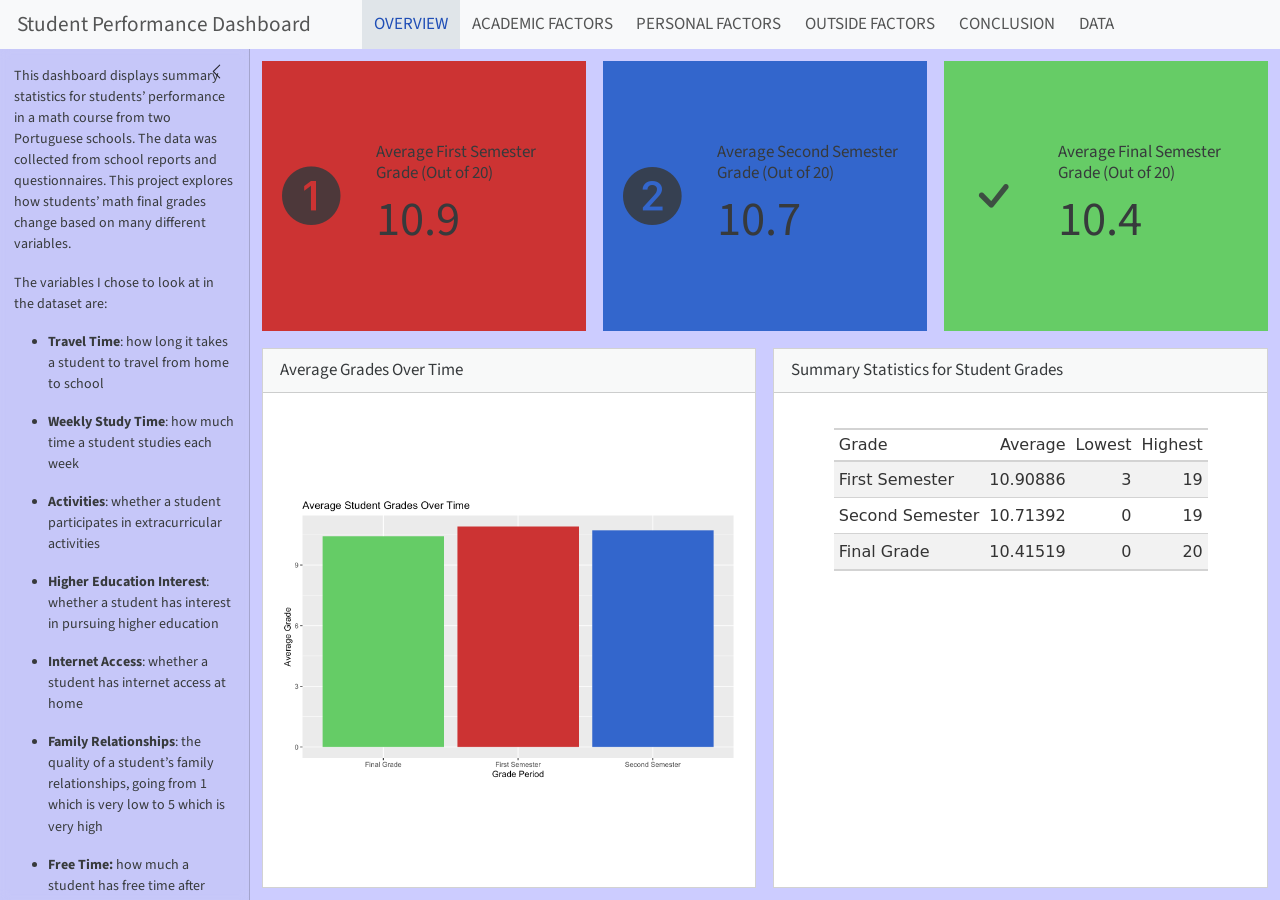
<file: index.html>
<!DOCTYPE html>
<html xmlns="http://www.w3.org/1999/xhtml" lang="en" xml:lang="en"><head>

<meta charset="utf-8">
<meta name="generator" content="quarto-1.6.42">

<meta name="viewport" content="width=device-width, initial-scale=1.0, user-scalable=yes">


<title>Student Performance Dashboard</title>
<style>
code{white-space: pre-wrap;}
span.smallcaps{font-variant: small-caps;}
div.columns{display: flex; gap: min(4vw, 1.5em);}
div.column{flex: auto; overflow-x: auto;}
div.hanging-indent{margin-left: 1.5em; text-indent: -1.5em;}
ul.task-list{list-style: none;}
ul.task-list li input[type="checkbox"] {
  width: 0.8em;
  margin: 0 0.8em 0.2em -1em; /* quarto-specific, see https://github.com/quarto-dev/quarto-cli/issues/4556 */ 
  vertical-align: middle;
}
</style>


<script src="FinalProjectDashboard_files/libs/clipboard/clipboard.min.js"></script>
<script src="FinalProjectDashboard_files/libs/quarto-html/quarto.js"></script>
<script src="FinalProjectDashboard_files/libs/quarto-html/popper.min.js"></script>
<script src="FinalProjectDashboard_files/libs/quarto-html/tippy.umd.min.js"></script>
<script src="FinalProjectDashboard_files/libs/quarto-html/anchor.min.js"></script>
<link href="FinalProjectDashboard_files/libs/quarto-html/tippy.css" rel="stylesheet">
<link href="FinalProjectDashboard_files/libs/quarto-html/quarto-syntax-highlighting-2f5df379a58b258e96c21c0638c20c03.css" rel="stylesheet" id="quarto-text-highlighting-styles">
<script src="FinalProjectDashboard_files/libs/bootstrap/bootstrap.min.js"></script>
<link href="FinalProjectDashboard_files/libs/bootstrap/bootstrap-icons.css" rel="stylesheet">
<link href="FinalProjectDashboard_files/libs/bootstrap/bootstrap-2140b562939992fbefed5491222fffdc.min.css" rel="stylesheet" append-hash="true" id="quarto-bootstrap" data-mode="light">
<script src="FinalProjectDashboard_files/libs/quarto-dashboard/quarto-dashboard.js"></script>
<script src="FinalProjectDashboard_files/libs/quarto-dashboard/stickythead.js"></script>
<script src="FinalProjectDashboard_files/libs/quarto-dashboard/datatables.min.js" kdttablesentinel="true"></script>
<script src="FinalProjectDashboard_files/libs/quarto-dashboard/pdfmake.min.js" kdttablesentinel="true"></script>
<script src="FinalProjectDashboard_files/libs/quarto-dashboard/vfs_fonts.js" kdttablesentinel="true"></script>
<script src="FinalProjectDashboard_files/libs/quarto-dashboard/web-components.js" type="module"></script>
<script src="FinalProjectDashboard_files/libs/quarto-dashboard/components.js"></script>
<link href="FinalProjectDashboard_files/libs/quarto-dashboard/datatables.min.css" rel="stylesheet" kdttablesentinel="true">
<link href="FinalProjectDashboard_files/libs/htmltools-fill-0.5.8.1/fill.css" rel="stylesheet">
<script src="FinalProjectDashboard_files/libs/htmlwidgets-1.6.4/htmlwidgets.js"></script>
<link href="FinalProjectDashboard_files/libs/datatables-css-0.0.0/datatables-crosstalk.css" rel="stylesheet">
<script src="FinalProjectDashboard_files/libs/datatables-binding-0.34.0/datatables.js"></script>
<script src="FinalProjectDashboard_files/libs/jquery-3.6.0/jquery-3.6.0.min.js"></script>
<link href="FinalProjectDashboard_files/libs/dt-core-1.13.6/css/jquery.dataTables.min.css" rel="stylesheet">
<link href="FinalProjectDashboard_files/libs/dt-core-1.13.6/css/jquery.dataTables.extra.css" rel="stylesheet">
<script src="FinalProjectDashboard_files/libs/dt-core-1.13.6/js/jquery.dataTables.min.js"></script>
<link href="FinalProjectDashboard_files/libs/crosstalk-1.2.2/css/crosstalk.min.css" rel="stylesheet">
<script src="FinalProjectDashboard_files/libs/crosstalk-1.2.2/js/crosstalk.min.js"></script>


</head>

<body class="quarto-dashboard dashboard-fill dashboard-sidebar fullcontent">

<header id="quarto-dashboard-header">
<nav class="navbar navbar-expand-md slim" data-bs-theme="dark">
  <div class="navbar-container container-fluid">
    <button class="navbar-toggler" type="button" data-bs-toggle="collapse" data-bs-target="#dashboard-collapse" aria-controls="dashboard-collapse" aria-expanded="false" aria-label="Toggle navigation">
      <span class="navbar-toggler-icon"></span>
    </button>    


    <div class="navbar-brand-container">       

      <div class="navbar-title">
        <div class="navbar-title-text"><a href="#">Student Performance Dashboard</a></div>
        
        
      </div>
    </div>
<div id="dashboard-collapse" class="navbar-collapse collapse"><ul class="navbar-nav navbar-nav-scroll me-auto" role="tablist"><li class="nav-item" role="presentation"><a id="tab-overview" class="nav-link active" data-bs-toggle="tab" role="tab" data-bs-target="#overview" data-scrolling="false" href="#overview" aria-controls="overview" aria-selected="true"><span class="nav-link-text">OVERVIEW</span></a></li><li class="nav-item" role="presentation"><a id="tab-academic-factors" class="nav-link" data-bs-toggle="tab" role="tab" data-bs-target="#academic-factors" data-scrolling="false" href="#academic-factors" aria-controls="academic-factors" aria-selected="false"><span class="nav-link-text">ACADEMIC FACTORS</span></a></li><li class="nav-item" role="presentation"><a id="tab-personal-factors" class="nav-link" data-bs-toggle="tab" role="tab" data-bs-target="#personal-factors" data-scrolling="false" href="#personal-factors" aria-controls="personal-factors" aria-selected="false"><span class="nav-link-text">PERSONAL FACTORS</span></a></li><li class="nav-item" role="presentation"><a id="tab-outside-factors" class="nav-link" data-bs-toggle="tab" role="tab" data-bs-target="#outside-factors" data-scrolling="false" href="#outside-factors" aria-controls="outside-factors" aria-selected="false"><span class="nav-link-text">OUTSIDE FACTORS</span></a></li><li class="nav-item" role="presentation"><a id="tab-conclusion" class="nav-link" data-bs-toggle="tab" role="tab" data-bs-target="#conclusion" data-scrolling="false" href="#conclusion" aria-controls="conclusion" aria-selected="false"><span class="nav-link-text">CONCLUSION</span></a></li><li class="nav-item" role="presentation"><a id="tab-data" class="nav-link" data-bs-toggle="tab" role="tab" data-bs-target="#data" data-scrolling="false" href="#data" aria-controls="data" aria-selected="false"><span class="nav-link-text">DATA</span></a></li></ul></div></div>
</nav>
</header>
<div class="page-layout-custom quarto-dashboard-content bslib-gap-spacing html-fill-container bslib-page-fill quarto-dashboard-pages dashboard-sidebar-container">  

<div class="bslib-sidebar-layout html-fill-item html-fill-container" data-bslib-sidebar-open="desktop" data-bslib-sidebar-init="true" data-bslib-sidebar-border="false" data-bslib-sidebar-border-radius="false"><div class="main html-fill-container html-fill-item"><div class="sidebar-content html-fill-item html-fill-container">
<div class="tab-content bslib-grid html-fill-item html-fill-container" style="display: grid; grid-template-columns: minmax(3em, 1fr);
grid-auto-rows: minmax(0, 1fr);">
<div id="overview" class="dashboard-page tab-pane show active html-fill-item html-fill-container" data-orientation="rows" aria-labelledby="tab-overview">
<div class="html-fill-item html-fill-container bslib-grid" style="display: grid; grid-template-rows: minmax(3em, 20fr) minmax(3em, 40fr); grid-auto-columns: minmax(0, 1fr);">
<div class="html-fill-item html-fill-container bslib-grid" style="display: grid; grid-template-columns: minmax(3em, 1fr) minmax(3em, 1fr) minmax(3em, 1fr);
grid-auto-rows: minmax(0, 1fr);">
<div class="card valuebox cell html-fill-item html-fill-container bslib-card bslib-value-box showcase-left-center" data-bslib-card-init="" data-require-bs-caller="card()" style=" background: #CC3333;">
<div class="card-body html-fill-item html-fill-container">
<div data-icon="1-circle-fill" class="html-fill-item html-fill-container value-box-grid">
<div class="value-box-showcase html-fill-item html-fill-container">

<i class="bi bi-1-circle-fill"></i></div>
<div class="value-box-area">
<p class="value-box-title">
Average First Semester Grade (Out of 20)
</p>
<p class="value-box-value">
10.9
</p>
</div>
</div>
</div>
<script data-bslib-card-init="">bslib.Card.initializeAllCards();</script></div><div class="card valuebox cell html-fill-item html-fill-container bslib-card bslib-value-box showcase-left-center" data-bslib-card-init="" data-require-bs-caller="card()" style=" background: #3366CC;">
<div class="card-body html-fill-item html-fill-container">
<div data-icon="2-circle-fill" class="html-fill-item html-fill-container value-box-grid">
<div class="value-box-showcase html-fill-item html-fill-container">

<i class="bi bi-2-circle-fill"></i></div>
<div class="value-box-area">
<p class="value-box-title">
Average Second Semester Grade (Out of 20)
</p>
<p class="value-box-value">
10.7
</p>
</div>
</div>
</div>
<script data-bslib-card-init="">bslib.Card.initializeAllCards();</script></div><div class="card valuebox cell html-fill-item html-fill-container bslib-card bslib-value-box showcase-left-center" data-bslib-card-init="" data-require-bs-caller="card()" style=" background: #66CC66;">
<div class="card-body html-fill-item html-fill-container">
<div data-icon="check" class="html-fill-item html-fill-container value-box-grid">
<div class="value-box-showcase html-fill-item html-fill-container">

<i class="bi bi-check"></i></div>
<div class="value-box-area">
<p class="value-box-title">
Average Final Semester Grade (Out of 20)
</p>
<p class="value-box-value">
10.4
</p>
</div>
</div>
</div>
<script data-bslib-card-init="">bslib.Card.initializeAllCards();</script></div>
</div>
<div class="html-fill-item html-fill-container bslib-grid" style="display: grid; grid-template-columns: minmax(3em, 50fr) minmax(3em, 50fr);
grid-auto-rows: minmax(0, 1fr);">
<div class="html-fill-item html-fill-container bslib-grid" style="display: grid; grid-template-rows: minmax(3em, 1fr); grid-auto-columns: minmax(0, 1fr);">
<div class="card cell html-fill-item html-fill-container bslib-card" data-title="Average Grades Over Time" data-bslib-card-init="" data-require-bs-caller="card()" data-full-screen="false">
<div class="card-header"><div class="card-title html-fill-item html-fill-container"><span style="display: inline">
Average Grades Over Time
</span></div></div>
<div class="card-body html-fill-item html-fill-container">
<div class="cell-output-display html-fill-item html-fill-container">
<img src="FinalProjectDashboard_files/figure-html/unnamed-chunk-4-1.png" class="img-fluid quarto-dashboard-img-contain">
</div>
</div>
<bslib-tooltip placement="auto" bsoptions="[]" data-require-bs-version="5" data-require-bs-caller="tooltip()">
    <template>Expand</template>
    <span class="bslib-full-screen-enter badge rounded-pill">
        <svg xmlns="http://www.w3.org/2000/svg" viewbox="0 0 24 24" style="height:1em;width:1em;" aria-hidden="true" role="img"><path d="M20 5C20 4.4 19.6 4 19 4H13C12.4 4 12 3.6 12 3C12 2.4 12.4 2 13 2H21C21.6 2 22 2.4 22 3V11C22 11.6 21.6 12 21 12C20.4 12 20 11.6 20 11V5ZM4 19C4 19.6 4.4 20 5 20H11C11.6 20 12 20.4 12 21C12 21.6 11.6 22 11 22H3C2.4 22 2 21.6 2 21V13C2 12.4 2.4 12 3 12C3.6 12 4 12.4 4 13V19Z"></path></svg>
    </span>
</bslib-tooltip><script data-bslib-card-init="">bslib.Card.initializeAllCards();</script></div>
</div><div class="html-fill-item html-fill-container bslib-grid" style="display: grid; grid-template-rows: minmax(3em, 1fr); grid-auto-columns: minmax(0, 1fr);">
<div class="card cell html-fill-item html-fill-container bslib-card" data-title="Summary Statistics for Student Grades" data-bslib-card-init="" data-require-bs-caller="card()" data-full-screen="false">
<div class="card-header"><div class="card-title html-fill-item html-fill-container"><span style="display: inline">
Summary Statistics for Student Grades
</span></div></div>
<div class="card-body html-fill-item html-fill-container">
<div class="cell-output-display html-fill-item html-fill-container">
<div id="wyfbssmfet" style="padding-left:0px;padding-right:0px;padding-top:10px;padding-bottom:10px;overflow-x:auto;overflow-y:auto;width:auto;height:auto;" class="html-fill-item html-fill-container">
<style>#wyfbssmfet table {
  font-family: system-ui, 'Segoe UI', Roboto, Helvetica, Arial, sans-serif, 'Apple Color Emoji', 'Segoe UI Emoji', 'Segoe UI Symbol', 'Noto Color Emoji';
  -webkit-font-smoothing: antialiased;
  -moz-osx-font-smoothing: grayscale;
}

#wyfbssmfet thead, #wyfbssmfet tbody, #wyfbssmfet tfoot, #wyfbssmfet tr, #wyfbssmfet td, #wyfbssmfet th {
  border-style: none;
}

#wyfbssmfet p {
  margin: 0;
  padding: 0;
}

#wyfbssmfet .gt_table {
  display: table;
  border-collapse: collapse;
  line-height: normal;
  margin-left: auto;
  margin-right: auto;
  color: #333333;
  font-size: 16px;
  font-weight: normal;
  font-style: normal;
  background-color: #FFFFFF;
  width: auto;
  border-top-style: solid;
  border-top-width: 2px;
  border-top-color: #A8A8A8;
  border-right-style: none;
  border-right-width: 2px;
  border-right-color: #D3D3D3;
  border-bottom-style: solid;
  border-bottom-width: 2px;
  border-bottom-color: #A8A8A8;
  border-left-style: none;
  border-left-width: 2px;
  border-left-color: #D3D3D3;
}

#wyfbssmfet .gt_caption {
  padding-top: 4px;
  padding-bottom: 4px;
}

#wyfbssmfet .gt_title {
  color: #333333;
  font-size: 125%;
  font-weight: initial;
  padding-top: 4px;
  padding-bottom: 4px;
  padding-left: 5px;
  padding-right: 5px;
  border-bottom-color: #FFFFFF;
  border-bottom-width: 0;
}

#wyfbssmfet .gt_subtitle {
  color: #333333;
  font-size: 85%;
  font-weight: initial;
  padding-top: 3px;
  padding-bottom: 5px;
  padding-left: 5px;
  padding-right: 5px;
  border-top-color: #FFFFFF;
  border-top-width: 0;
}

#wyfbssmfet .gt_heading {
  background-color: #FFFFFF;
  text-align: center;
  border-bottom-color: #FFFFFF;
  border-left-style: none;
  border-left-width: 1px;
  border-left-color: #D3D3D3;
  border-right-style: none;
  border-right-width: 1px;
  border-right-color: #D3D3D3;
}

#wyfbssmfet .gt_bottom_border {
  border-bottom-style: solid;
  border-bottom-width: 2px;
  border-bottom-color: #D3D3D3;
}

#wyfbssmfet .gt_col_headings {
  border-top-style: solid;
  border-top-width: 2px;
  border-top-color: #D3D3D3;
  border-bottom-style: solid;
  border-bottom-width: 2px;
  border-bottom-color: #D3D3D3;
  border-left-style: none;
  border-left-width: 1px;
  border-left-color: #D3D3D3;
  border-right-style: none;
  border-right-width: 1px;
  border-right-color: #D3D3D3;
}

#wyfbssmfet .gt_col_heading {
  color: #333333;
  background-color: #FFFFFF;
  font-size: 100%;
  font-weight: normal;
  text-transform: inherit;
  border-left-style: none;
  border-left-width: 1px;
  border-left-color: #D3D3D3;
  border-right-style: none;
  border-right-width: 1px;
  border-right-color: #D3D3D3;
  vertical-align: bottom;
  padding-top: 5px;
  padding-bottom: 6px;
  padding-left: 5px;
  padding-right: 5px;
  overflow-x: hidden;
}

#wyfbssmfet .gt_column_spanner_outer {
  color: #333333;
  background-color: #FFFFFF;
  font-size: 100%;
  font-weight: normal;
  text-transform: inherit;
  padding-top: 0;
  padding-bottom: 0;
  padding-left: 4px;
  padding-right: 4px;
}

#wyfbssmfet .gt_column_spanner_outer:first-child {
  padding-left: 0;
}

#wyfbssmfet .gt_column_spanner_outer:last-child {
  padding-right: 0;
}

#wyfbssmfet .gt_column_spanner {
  border-bottom-style: solid;
  border-bottom-width: 2px;
  border-bottom-color: #D3D3D3;
  vertical-align: bottom;
  padding-top: 5px;
  padding-bottom: 5px;
  overflow-x: hidden;
  display: inline-block;
  width: 100%;
}

#wyfbssmfet .gt_spanner_row {
  border-bottom-style: hidden;
}

#wyfbssmfet .gt_group_heading {
  padding-top: 8px;
  padding-bottom: 8px;
  padding-left: 5px;
  padding-right: 5px;
  color: #333333;
  background-color: #FFFFFF;
  font-size: 100%;
  font-weight: initial;
  text-transform: inherit;
  border-top-style: solid;
  border-top-width: 2px;
  border-top-color: #D3D3D3;
  border-bottom-style: solid;
  border-bottom-width: 2px;
  border-bottom-color: #D3D3D3;
  border-left-style: none;
  border-left-width: 1px;
  border-left-color: #D3D3D3;
  border-right-style: none;
  border-right-width: 1px;
  border-right-color: #D3D3D3;
  vertical-align: middle;
  text-align: left;
}

#wyfbssmfet .gt_empty_group_heading {
  padding: 0.5px;
  color: #333333;
  background-color: #FFFFFF;
  font-size: 100%;
  font-weight: initial;
  border-top-style: solid;
  border-top-width: 2px;
  border-top-color: #D3D3D3;
  border-bottom-style: solid;
  border-bottom-width: 2px;
  border-bottom-color: #D3D3D3;
  vertical-align: middle;
}

#wyfbssmfet .gt_from_md > :first-child {
  margin-top: 0;
}

#wyfbssmfet .gt_from_md > :last-child {
  margin-bottom: 0;
}

#wyfbssmfet .gt_row {
  padding-top: 8px;
  padding-bottom: 8px;
  padding-left: 5px;
  padding-right: 5px;
  margin: 10px;
  border-top-style: solid;
  border-top-width: 1px;
  border-top-color: #D3D3D3;
  border-left-style: none;
  border-left-width: 1px;
  border-left-color: #D3D3D3;
  border-right-style: none;
  border-right-width: 1px;
  border-right-color: #D3D3D3;
  vertical-align: middle;
  overflow-x: hidden;
}

#wyfbssmfet .gt_stub {
  color: #333333;
  background-color: #FFFFFF;
  font-size: 100%;
  font-weight: initial;
  text-transform: inherit;
  border-right-style: solid;
  border-right-width: 2px;
  border-right-color: #D3D3D3;
  padding-left: 5px;
  padding-right: 5px;
}

#wyfbssmfet .gt_stub_row_group {
  color: #333333;
  background-color: #FFFFFF;
  font-size: 100%;
  font-weight: initial;
  text-transform: inherit;
  border-right-style: solid;
  border-right-width: 2px;
  border-right-color: #D3D3D3;
  padding-left: 5px;
  padding-right: 5px;
  vertical-align: top;
}

#wyfbssmfet .gt_row_group_first td {
  border-top-width: 2px;
}

#wyfbssmfet .gt_row_group_first th {
  border-top-width: 2px;
}

#wyfbssmfet .gt_summary_row {
  color: #333333;
  background-color: #FFFFFF;
  text-transform: inherit;
  padding-top: 8px;
  padding-bottom: 8px;
  padding-left: 5px;
  padding-right: 5px;
}

#wyfbssmfet .gt_first_summary_row {
  border-top-style: solid;
  border-top-color: #D3D3D3;
}

#wyfbssmfet .gt_first_summary_row.thick {
  border-top-width: 2px;
}

#wyfbssmfet .gt_last_summary_row {
  padding-top: 8px;
  padding-bottom: 8px;
  padding-left: 5px;
  padding-right: 5px;
  border-bottom-style: solid;
  border-bottom-width: 2px;
  border-bottom-color: #D3D3D3;
}

#wyfbssmfet .gt_grand_summary_row {
  color: #333333;
  background-color: #FFFFFF;
  text-transform: inherit;
  padding-top: 8px;
  padding-bottom: 8px;
  padding-left: 5px;
  padding-right: 5px;
}

#wyfbssmfet .gt_first_grand_summary_row {
  padding-top: 8px;
  padding-bottom: 8px;
  padding-left: 5px;
  padding-right: 5px;
  border-top-style: double;
  border-top-width: 6px;
  border-top-color: #D3D3D3;
}

#wyfbssmfet .gt_last_grand_summary_row_top {
  padding-top: 8px;
  padding-bottom: 8px;
  padding-left: 5px;
  padding-right: 5px;
  border-bottom-style: double;
  border-bottom-width: 6px;
  border-bottom-color: #D3D3D3;
}

#wyfbssmfet .gt_striped {
  background-color: rgba(128, 128, 128, 0.05);
}

#wyfbssmfet .gt_table_body {
  border-top-style: solid;
  border-top-width: 2px;
  border-top-color: #D3D3D3;
  border-bottom-style: solid;
  border-bottom-width: 2px;
  border-bottom-color: #D3D3D3;
}

#wyfbssmfet .gt_footnotes {
  color: #333333;
  background-color: #FFFFFF;
  border-bottom-style: none;
  border-bottom-width: 2px;
  border-bottom-color: #D3D3D3;
  border-left-style: none;
  border-left-width: 2px;
  border-left-color: #D3D3D3;
  border-right-style: none;
  border-right-width: 2px;
  border-right-color: #D3D3D3;
}

#wyfbssmfet .gt_footnote {
  margin: 0px;
  font-size: 90%;
  padding-top: 4px;
  padding-bottom: 4px;
  padding-left: 5px;
  padding-right: 5px;
}

#wyfbssmfet .gt_sourcenotes {
  color: #333333;
  background-color: #FFFFFF;
  border-bottom-style: none;
  border-bottom-width: 2px;
  border-bottom-color: #D3D3D3;
  border-left-style: none;
  border-left-width: 2px;
  border-left-color: #D3D3D3;
  border-right-style: none;
  border-right-width: 2px;
  border-right-color: #D3D3D3;
}

#wyfbssmfet .gt_sourcenote {
  font-size: 90%;
  padding-top: 4px;
  padding-bottom: 4px;
  padding-left: 5px;
  padding-right: 5px;
}

#wyfbssmfet .gt_left {
  text-align: left;
}

#wyfbssmfet .gt_center {
  text-align: center;
}

#wyfbssmfet .gt_right {
  text-align: right;
  font-variant-numeric: tabular-nums;
}

#wyfbssmfet .gt_font_normal {
  font-weight: normal;
}

#wyfbssmfet .gt_font_bold {
  font-weight: bold;
}

#wyfbssmfet .gt_font_italic {
  font-style: italic;
}

#wyfbssmfet .gt_super {
  font-size: 65%;
}

#wyfbssmfet .gt_footnote_marks {
  font-size: 75%;
  vertical-align: 0.4em;
  position: initial;
}

#wyfbssmfet .gt_asterisk {
  font-size: 100%;
  vertical-align: 0;
}

#wyfbssmfet .gt_indent_1 {
  text-indent: 5px;
}

#wyfbssmfet .gt_indent_2 {
  text-indent: 10px;
}

#wyfbssmfet .gt_indent_3 {
  text-indent: 15px;
}

#wyfbssmfet .gt_indent_4 {
  text-indent: 20px;
}

#wyfbssmfet .gt_indent_5 {
  text-indent: 25px;
}

#wyfbssmfet .katex-display {
  display: inline-flex !important;
  margin-bottom: 0.75em !important;
}

#wyfbssmfet div.Reactable > div.rt-table > div.rt-thead > div.rt-tr.rt-tr-group-header > div.rt-th-group:after {
  height: 0px !important;
}
</style>

<table class="gt_table caption-top table table-sm table-striped small" data-quarto-postprocess="true" data-quarto-disable-processing="false" data-quarto-bootstrap="false">
<thead>
<tr class="gt_col_headings header">
<th id="Grade" class="gt_col_heading gt_columns_bottom_border gt_left" data-quarto-table-cell-role="th" scope="col">Grade</th>
<th id="Average" class="gt_col_heading gt_columns_bottom_border gt_right" data-quarto-table-cell-role="th" scope="col">Average</th>
<th id="Lowest" class="gt_col_heading gt_columns_bottom_border gt_right" data-quarto-table-cell-role="th" scope="col">Lowest</th>
<th id="Highest" class="gt_col_heading gt_columns_bottom_border gt_right" data-quarto-table-cell-role="th" scope="col">Highest</th>
</tr>
</thead>
<tbody class="gt_table_body">
<tr class="odd">
<td class="gt_row gt_left" headers="Grade">First Semester</td>
<td class="gt_row gt_right" headers="Average">10.90886</td>
<td class="gt_row gt_right" headers="Lowest">3</td>
<td class="gt_row gt_right" headers="Highest">19</td>
</tr>
<tr class="even">
<td class="gt_row gt_left" headers="Grade">Second Semester</td>
<td class="gt_row gt_right" headers="Average">10.71392</td>
<td class="gt_row gt_right" headers="Lowest">0</td>
<td class="gt_row gt_right" headers="Highest">19</td>
</tr>
<tr class="odd">
<td class="gt_row gt_left" headers="Grade">Final Grade</td>
<td class="gt_row gt_right" headers="Average">10.41519</td>
<td class="gt_row gt_right" headers="Lowest">0</td>
<td class="gt_row gt_right" headers="Highest">20</td>
</tr>
</tbody>
</table>

</div>
</div>
</div>
<bslib-tooltip placement="auto" bsoptions="[]" data-require-bs-version="5" data-require-bs-caller="tooltip()">
    <template>Expand</template>
    <span class="bslib-full-screen-enter badge rounded-pill">
        <svg xmlns="http://www.w3.org/2000/svg" viewbox="0 0 24 24" style="height:1em;width:1em;" aria-hidden="true" role="img"><path d="M20 5C20 4.4 19.6 4 19 4H13C12.4 4 12 3.6 12 3C12 2.4 12.4 2 13 2H21C21.6 2 22 2.4 22 3V11C22 11.6 21.6 12 21 12C20.4 12 20 11.6 20 11V5ZM4 19C4 19.6 4.4 20 5 20H11C11.6 20 12 20.4 12 21C12 21.6 11.6 22 11 22H3C2.4 22 2 21.6 2 21V13C2 12.4 2.4 12 3 12C3.6 12 4 12.4 4 13V19Z"></path></svg>
    </span>
</bslib-tooltip><script data-bslib-card-init="">bslib.Card.initializeAllCards();</script></div>
</div>
</div>
</div>
</div><div id="academic-factors" class="dashboard-page tab-pane grid-skip html-fill-item html-fill-container" data-orientation="rows" aria-labelledby="tab-academic-factors">
<div class="html-fill-item html-fill-container bslib-grid" style="display: grid; grid-template-rows: minmax(3em, max-content) minmax(3em, 40fr); grid-auto-columns: minmax(0, 1fr);">
<div class="card html-fill-item html-fill-container bslib-card" data-fill="false" data-bslib-card-init="" data-require-bs-caller="card()" data-full-screen="false">
<div class="card-body html-fill-item html-fill-container">
<p>This section explores variables that students might have some control over that connect to school habits, academic choices, and goals.</p>
</div>
<bslib-tooltip placement="auto" bsoptions="[]" data-require-bs-version="5" data-require-bs-caller="tooltip()">
    <template>Expand</template>
    <span class="bslib-full-screen-enter badge rounded-pill">
        <svg xmlns="http://www.w3.org/2000/svg" viewbox="0 0 24 24" style="height:1em;width:1em;" aria-hidden="true" role="img"><path d="M20 5C20 4.4 19.6 4 19 4H13C12.4 4 12 3.6 12 3C12 2.4 12.4 2 13 2H21C21.6 2 22 2.4 22 3V11C22 11.6 21.6 12 21 12C20.4 12 20 11.6 20 11V5ZM4 19C4 19.6 4.4 20 5 20H11C11.6 20 12 20.4 12 21C12 21.6 11.6 22 11 22H3C2.4 22 2 21.6 2 21V13C2 12.4 2.4 12 3 12C3.6 12 4 12.4 4 13V19Z"></path></svg>
    </span>
</bslib-tooltip><script data-bslib-card-init="">bslib.Card.initializeAllCards();</script></div>
<div class="html-fill-item html-fill-container bslib-grid" style="display: grid; grid-template-columns: minmax(3em, 50fr) minmax(3em, 50fr);
grid-auto-rows: minmax(0, 1fr);">
<div class="html-fill-item html-fill-container bslib-grid" style="display: grid; grid-template-rows: minmax(3em, 1fr); grid-auto-columns: minmax(0, 1fr);">
<div class="card cell html-fill-item html-fill-container bslib-card" data-title="Average Final Grade Compared to Weekly Study Time" data-bslib-card-init="" data-require-bs-caller="card()" data-full-screen="false">
<div class="card-header"><div class="card-title html-fill-item html-fill-container"><span style="display: inline">
Average Final Grade Compared to Weekly Study Time
</span></div></div>
<div class="card-body html-fill-item html-fill-container">
<div class="cell-output-display html-fill-item html-fill-container">
<img src="FinalProjectDashboard_files/figure-html/unnamed-chunk-6-1.png" class="img-fluid quarto-dashboard-img-contain">
</div>
</div>
<bslib-tooltip placement="auto" bsoptions="[]" data-require-bs-version="5" data-require-bs-caller="tooltip()">
    <template>Expand</template>
    <span class="bslib-full-screen-enter badge rounded-pill">
        <svg xmlns="http://www.w3.org/2000/svg" viewbox="0 0 24 24" style="height:1em;width:1em;" aria-hidden="true" role="img"><path d="M20 5C20 4.4 19.6 4 19 4H13C12.4 4 12 3.6 12 3C12 2.4 12.4 2 13 2H21C21.6 2 22 2.4 22 3V11C22 11.6 21.6 12 21 12C20.4 12 20 11.6 20 11V5ZM4 19C4 19.6 4.4 20 5 20H11C11.6 20 12 20.4 12 21C12 21.6 11.6 22 11 22H3C2.4 22 2 21.6 2 21V13C2 12.4 2.4 12 3 12C3.6 12 4 12.4 4 13V19Z"></path></svg>
    </span>
</bslib-tooltip><script data-bslib-card-init="">bslib.Card.initializeAllCards();</script></div>
</div><div class="html-fill-item html-fill-container bslib-grid" style="display: grid; grid-template-rows: minmax(3em, 1fr) minmax(3em, 1fr); grid-auto-columns: minmax(0, 1fr);">
<div class="card cell html-fill-item html-fill-container bslib-card" data-title="Final Grade Compared to Participation in Extracurricular Activities" data-bslib-card-init="" data-require-bs-caller="card()" data-full-screen="false">
<div class="card-header"><div class="card-title html-fill-item html-fill-container"><span style="display: inline">
Final Grade Compared to Participation in Extracurricular Activities
</span></div></div>
<div class="card-body html-fill-item html-fill-container">
<div class="cell-output-display html-fill-item html-fill-container">
<img src="FinalProjectDashboard_files/figure-html/unnamed-chunk-7-1.png" class="img-fluid quarto-dashboard-img-contain">
</div>
</div>
<bslib-tooltip placement="auto" bsoptions="[]" data-require-bs-version="5" data-require-bs-caller="tooltip()">
    <template>Expand</template>
    <span class="bslib-full-screen-enter badge rounded-pill">
        <svg xmlns="http://www.w3.org/2000/svg" viewbox="0 0 24 24" style="height:1em;width:1em;" aria-hidden="true" role="img"><path d="M20 5C20 4.4 19.6 4 19 4H13C12.4 4 12 3.6 12 3C12 2.4 12.4 2 13 2H21C21.6 2 22 2.4 22 3V11C22 11.6 21.6 12 21 12C20.4 12 20 11.6 20 11V5ZM4 19C4 19.6 4.4 20 5 20H11C11.6 20 12 20.4 12 21C12 21.6 11.6 22 11 22H3C2.4 22 2 21.6 2 21V13C2 12.4 2.4 12 3 12C3.6 12 4 12.4 4 13V19Z"></path></svg>
    </span>
</bslib-tooltip><script data-bslib-card-init="">bslib.Card.initializeAllCards();</script></div>
<div class="card cell html-fill-item html-fill-container bslib-card" data-title="Average Final Grade Compared to Higher Education Interest" data-bslib-card-init="" data-require-bs-caller="card()" data-full-screen="false">
<div class="card-header"><div class="card-title html-fill-item html-fill-container"><span style="display: inline">
Average Final Grade Compared to Higher Education Interest
</span></div></div>
<div class="card-body html-fill-item html-fill-container">
<div class="cell-output-display html-fill-item html-fill-container">
<img src="FinalProjectDashboard_files/figure-html/unnamed-chunk-8-1.png" class="img-fluid quarto-dashboard-img-contain">
</div>
</div>
<bslib-tooltip placement="auto" bsoptions="[]" data-require-bs-version="5" data-require-bs-caller="tooltip()">
    <template>Expand</template>
    <span class="bslib-full-screen-enter badge rounded-pill">
        <svg xmlns="http://www.w3.org/2000/svg" viewbox="0 0 24 24" style="height:1em;width:1em;" aria-hidden="true" role="img"><path d="M20 5C20 4.4 19.6 4 19 4H13C12.4 4 12 3.6 12 3C12 2.4 12.4 2 13 2H21C21.6 2 22 2.4 22 3V11C22 11.6 21.6 12 21 12C20.4 12 20 11.6 20 11V5ZM4 19C4 19.6 4.4 20 5 20H11C11.6 20 12 20.4 12 21C12 21.6 11.6 22 11 22H3C2.4 22 2 21.6 2 21V13C2 12.4 2.4 12 3 12C3.6 12 4 12.4 4 13V19Z"></path></svg>
    </span>
</bslib-tooltip><script data-bslib-card-init="">bslib.Card.initializeAllCards();</script></div>
</div>
</div>
</div>
</div><div id="personal-factors" class="dashboard-page tab-pane grid-skip html-fill-item html-fill-container" data-orientation="rows" aria-labelledby="tab-personal-factors">
<div class="html-fill-item html-fill-container bslib-grid" style="display: grid; grid-template-rows: minmax(3em, max-content) minmax(3em, 40fr); grid-auto-columns: minmax(0, 1fr);">
<div class="card html-fill-item html-fill-container bslib-card" data-fill="false" data-bslib-card-init="" data-require-bs-caller="card()" data-full-screen="false">
<div class="card-body html-fill-item html-fill-container">
<p>This section explores variables that are related to a student’s personal life and wellness.</p>
</div>
<bslib-tooltip placement="auto" bsoptions="[]" data-require-bs-version="5" data-require-bs-caller="tooltip()">
    <template>Expand</template>
    <span class="bslib-full-screen-enter badge rounded-pill">
        <svg xmlns="http://www.w3.org/2000/svg" viewbox="0 0 24 24" style="height:1em;width:1em;" aria-hidden="true" role="img"><path d="M20 5C20 4.4 19.6 4 19 4H13C12.4 4 12 3.6 12 3C12 2.4 12.4 2 13 2H21C21.6 2 22 2.4 22 3V11C22 11.6 21.6 12 21 12C20.4 12 20 11.6 20 11V5ZM4 19C4 19.6 4.4 20 5 20H11C11.6 20 12 20.4 12 21C12 21.6 11.6 22 11 22H3C2.4 22 2 21.6 2 21V13C2 12.4 2.4 12 3 12C3.6 12 4 12.4 4 13V19Z"></path></svg>
    </span>
</bslib-tooltip><script data-bslib-card-init="">bslib.Card.initializeAllCards();</script></div>
<div class="html-fill-item html-fill-container bslib-grid" style="display: grid; grid-template-columns: minmax(3em, 50fr) minmax(3em, 50fr);
grid-auto-rows: minmax(0, 1fr);">
<div class="html-fill-item html-fill-container bslib-grid" style="display: grid; grid-template-rows: minmax(3em, 1fr); grid-auto-columns: minmax(0, 1fr);">
<div class="card cell html-fill-item html-fill-container bslib-card" data-title="Final Grade Compared to Health Level" data-bslib-card-init="" data-require-bs-caller="card()" data-full-screen="false">
<div class="card-header"><div class="card-title html-fill-item html-fill-container"><span style="display: inline">
Final Grade Compared to Health Level
</span></div></div>
<div class="card-body html-fill-item html-fill-container">
<div class="cell-output-display html-fill-item html-fill-container">
<img src="FinalProjectDashboard_files/figure-html/unnamed-chunk-9-1.png" class="img-fluid quarto-dashboard-img-contain">
</div>
</div>
<bslib-tooltip placement="auto" bsoptions="[]" data-require-bs-version="5" data-require-bs-caller="tooltip()">
    <template>Expand</template>
    <span class="bslib-full-screen-enter badge rounded-pill">
        <svg xmlns="http://www.w3.org/2000/svg" viewbox="0 0 24 24" style="height:1em;width:1em;" aria-hidden="true" role="img"><path d="M20 5C20 4.4 19.6 4 19 4H13C12.4 4 12 3.6 12 3C12 2.4 12.4 2 13 2H21C21.6 2 22 2.4 22 3V11C22 11.6 21.6 12 21 12C20.4 12 20 11.6 20 11V5ZM4 19C4 19.6 4.4 20 5 20H11C11.6 20 12 20.4 12 21C12 21.6 11.6 22 11 22H3C2.4 22 2 21.6 2 21V13C2 12.4 2.4 12 3 12C3.6 12 4 12.4 4 13V19Z"></path></svg>
    </span>
</bslib-tooltip><script data-bslib-card-init="">bslib.Card.initializeAllCards();</script></div>
</div><div class="html-fill-item html-fill-container bslib-grid" style="display: grid; grid-template-rows: minmax(3em, 1fr) minmax(3em, 1fr); grid-auto-columns: minmax(0, 1fr);">
<div class="card cell html-fill-item html-fill-container bslib-card" data-title="Average Final Grade Compared to Family Relationship Level" data-bslib-card-init="" data-require-bs-caller="card()" data-full-screen="false">
<div class="card-header"><div class="card-title html-fill-item html-fill-container"><span style="display: inline">
Average Final Grade Compared to Family Relationship Level
</span></div></div>
<div class="card-body html-fill-item html-fill-container">
<div class="cell-output-display html-fill-item html-fill-container">
<img src="FinalProjectDashboard_files/figure-html/unnamed-chunk-10-1.png" class="img-fluid quarto-dashboard-img-contain">
</div>
</div>
<bslib-tooltip placement="auto" bsoptions="[]" data-require-bs-version="5" data-require-bs-caller="tooltip()">
    <template>Expand</template>
    <span class="bslib-full-screen-enter badge rounded-pill">
        <svg xmlns="http://www.w3.org/2000/svg" viewbox="0 0 24 24" style="height:1em;width:1em;" aria-hidden="true" role="img"><path d="M20 5C20 4.4 19.6 4 19 4H13C12.4 4 12 3.6 12 3C12 2.4 12.4 2 13 2H21C21.6 2 22 2.4 22 3V11C22 11.6 21.6 12 21 12C20.4 12 20 11.6 20 11V5ZM4 19C4 19.6 4.4 20 5 20H11C11.6 20 12 20.4 12 21C12 21.6 11.6 22 11 22H3C2.4 22 2 21.6 2 21V13C2 12.4 2.4 12 3 12C3.6 12 4 12.4 4 13V19Z"></path></svg>
    </span>
</bslib-tooltip><script data-bslib-card-init="">bslib.Card.initializeAllCards();</script></div>
<div class="card cell html-fill-item html-fill-container bslib-card" data-title="Average Final Grade Compared to Free Time Level" data-bslib-card-init="" data-require-bs-caller="card()" data-full-screen="false">
<div class="card-header"><div class="card-title html-fill-item html-fill-container"><span style="display: inline">
Average Final Grade Compared to Free Time Level
</span></div></div>
<div class="card-body html-fill-item html-fill-container">
<div class="cell-output-display html-fill-item html-fill-container">
<img src="FinalProjectDashboard_files/figure-html/unnamed-chunk-11-1.png" class="img-fluid quarto-dashboard-img-contain">
</div>
</div>
<bslib-tooltip placement="auto" bsoptions="[]" data-require-bs-version="5" data-require-bs-caller="tooltip()">
    <template>Expand</template>
    <span class="bslib-full-screen-enter badge rounded-pill">
        <svg xmlns="http://www.w3.org/2000/svg" viewbox="0 0 24 24" style="height:1em;width:1em;" aria-hidden="true" role="img"><path d="M20 5C20 4.4 19.6 4 19 4H13C12.4 4 12 3.6 12 3C12 2.4 12.4 2 13 2H21C21.6 2 22 2.4 22 3V11C22 11.6 21.6 12 21 12C20.4 12 20 11.6 20 11V5ZM4 19C4 19.6 4.4 20 5 20H11C11.6 20 12 20.4 12 21C12 21.6 11.6 22 11 22H3C2.4 22 2 21.6 2 21V13C2 12.4 2.4 12 3 12C3.6 12 4 12.4 4 13V19Z"></path></svg>
    </span>
</bslib-tooltip><script data-bslib-card-init="">bslib.Card.initializeAllCards();</script></div>
</div>
</div>
</div>
</div><div id="outside-factors" class="dashboard-page tab-pane grid-skip html-fill-item html-fill-container" data-orientation="rows" aria-labelledby="tab-outside-factors">
<div class="html-fill-item html-fill-container bslib-grid" style="display: grid; grid-template-rows: minmax(3em, max-content) minmax(3em, 40fr); grid-auto-columns: minmax(0, 1fr);">
<div class="card html-fill-item html-fill-container bslib-card" data-fill="false" data-bslib-card-init="" data-require-bs-caller="card()" data-full-screen="false">
<div class="card-body html-fill-item html-fill-container">
<p>This section explores variables that students may have less control over.</p>
</div>
<bslib-tooltip placement="auto" bsoptions="[]" data-require-bs-version="5" data-require-bs-caller="tooltip()">
    <template>Expand</template>
    <span class="bslib-full-screen-enter badge rounded-pill">
        <svg xmlns="http://www.w3.org/2000/svg" viewbox="0 0 24 24" style="height:1em;width:1em;" aria-hidden="true" role="img"><path d="M20 5C20 4.4 19.6 4 19 4H13C12.4 4 12 3.6 12 3C12 2.4 12.4 2 13 2H21C21.6 2 22 2.4 22 3V11C22 11.6 21.6 12 21 12C20.4 12 20 11.6 20 11V5ZM4 19C4 19.6 4.4 20 5 20H11C11.6 20 12 20.4 12 21C12 21.6 11.6 22 11 22H3C2.4 22 2 21.6 2 21V13C2 12.4 2.4 12 3 12C3.6 12 4 12.4 4 13V19Z"></path></svg>
    </span>
</bslib-tooltip><script data-bslib-card-init="">bslib.Card.initializeAllCards();</script></div>
<div class="html-fill-item html-fill-container bslib-grid" style="display: grid; grid-template-columns: minmax(3em, 50fr) minmax(3em, 50fr);
grid-auto-rows: minmax(0, 1fr);">
<div class="html-fill-item html-fill-container bslib-grid" style="display: grid; grid-template-rows: minmax(3em, 1fr); grid-auto-columns: minmax(0, 1fr);">
<div class="card cell html-fill-item html-fill-container bslib-card" data-title="Number of Absences Compared to Final Grade" data-bslib-card-init="" data-require-bs-caller="card()" data-full-screen="false">
<div class="card-header"><div class="card-title html-fill-item html-fill-container"><span style="display: inline">
Number of Absences Compared to Final Grade
</span></div></div>
<div class="card-body html-fill-item html-fill-container">
<div class="cell-output-display html-fill-item html-fill-container">
<img src="FinalProjectDashboard_files/figure-html/unnamed-chunk-12-1.png" class="img-fluid quarto-dashboard-img-contain">
</div>
</div>
<bslib-tooltip placement="auto" bsoptions="[]" data-require-bs-version="5" data-require-bs-caller="tooltip()">
    <template>Expand</template>
    <span class="bslib-full-screen-enter badge rounded-pill">
        <svg xmlns="http://www.w3.org/2000/svg" viewbox="0 0 24 24" style="height:1em;width:1em;" aria-hidden="true" role="img"><path d="M20 5C20 4.4 19.6 4 19 4H13C12.4 4 12 3.6 12 3C12 2.4 12.4 2 13 2H21C21.6 2 22 2.4 22 3V11C22 11.6 21.6 12 21 12C20.4 12 20 11.6 20 11V5ZM4 19C4 19.6 4.4 20 5 20H11C11.6 20 12 20.4 12 21C12 21.6 11.6 22 11 22H3C2.4 22 2 21.6 2 21V13C2 12.4 2.4 12 3 12C3.6 12 4 12.4 4 13V19Z"></path></svg>
    </span>
</bslib-tooltip><script data-bslib-card-init="">bslib.Card.initializeAllCards();</script></div>
</div><div class="html-fill-item html-fill-container bslib-grid" style="display: grid; grid-template-rows: minmax(3em, 1fr) minmax(3em, 1fr); grid-auto-columns: minmax(0, 1fr);">
<div class="card cell html-fill-item html-fill-container bslib-card" data-title="Level of Travel Time Compared to Final Grade" data-bslib-card-init="" data-require-bs-caller="card()" data-full-screen="false">
<div class="card-header"><div class="card-title html-fill-item html-fill-container"><span style="display: inline">
Level of Travel Time Compared to Final Grade
</span></div></div>
<div class="card-body html-fill-item html-fill-container">
<div class="cell-output-display html-fill-item html-fill-container">
<img src="FinalProjectDashboard_files/figure-html/unnamed-chunk-13-1.png" class="img-fluid quarto-dashboard-img-contain">
</div>
</div>
<bslib-tooltip placement="auto" bsoptions="[]" data-require-bs-version="5" data-require-bs-caller="tooltip()">
    <template>Expand</template>
    <span class="bslib-full-screen-enter badge rounded-pill">
        <svg xmlns="http://www.w3.org/2000/svg" viewbox="0 0 24 24" style="height:1em;width:1em;" aria-hidden="true" role="img"><path d="M20 5C20 4.4 19.6 4 19 4H13C12.4 4 12 3.6 12 3C12 2.4 12.4 2 13 2H21C21.6 2 22 2.4 22 3V11C22 11.6 21.6 12 21 12C20.4 12 20 11.6 20 11V5ZM4 19C4 19.6 4.4 20 5 20H11C11.6 20 12 20.4 12 21C12 21.6 11.6 22 11 22H3C2.4 22 2 21.6 2 21V13C2 12.4 2.4 12 3 12C3.6 12 4 12.4 4 13V19Z"></path></svg>
    </span>
</bslib-tooltip><script data-bslib-card-init="">bslib.Card.initializeAllCards();</script></div>
<div class="card cell html-fill-item html-fill-container bslib-card" data-title="Average Final Grade Compared to Internet Access at Home" data-bslib-card-init="" data-require-bs-caller="card()" data-full-screen="false">
<div class="card-header"><div class="card-title html-fill-item html-fill-container"><span style="display: inline">
Average Final Grade Compared to Internet Access at Home
</span></div></div>
<div class="card-body html-fill-item html-fill-container">
<div class="cell-output-display html-fill-item html-fill-container">
<img src="FinalProjectDashboard_files/figure-html/unnamed-chunk-14-1.png" class="img-fluid quarto-dashboard-img-contain">
</div>
</div>
<bslib-tooltip placement="auto" bsoptions="[]" data-require-bs-version="5" data-require-bs-caller="tooltip()">
    <template>Expand</template>
    <span class="bslib-full-screen-enter badge rounded-pill">
        <svg xmlns="http://www.w3.org/2000/svg" viewbox="0 0 24 24" style="height:1em;width:1em;" aria-hidden="true" role="img"><path d="M20 5C20 4.4 19.6 4 19 4H13C12.4 4 12 3.6 12 3C12 2.4 12.4 2 13 2H21C21.6 2 22 2.4 22 3V11C22 11.6 21.6 12 21 12C20.4 12 20 11.6 20 11V5ZM4 19C4 19.6 4.4 20 5 20H11C11.6 20 12 20.4 12 21C12 21.6 11.6 22 11 22H3C2.4 22 2 21.6 2 21V13C2 12.4 2.4 12 3 12C3.6 12 4 12.4 4 13V19Z"></path></svg>
    </span>
</bslib-tooltip><script data-bslib-card-init="">bslib.Card.initializeAllCards();</script></div>
</div>
</div>
</div>
</div><div id="conclusion" class="dashboard-page tab-pane grid-skip html-fill-item html-fill-container" data-orientation="rows" aria-labelledby="tab-conclusion">
<div class="html-fill-item html-fill-container bslib-grid" style="display: grid; grid-template-rows: minmax(3em, max-content); grid-auto-columns: minmax(0, 1fr);">
<div class="card html-fill-item html-fill-container bslib-card" data-fill="false" data-bslib-card-init="" data-require-bs-caller="card()" data-full-screen="false">
<div class="card-body html-fill-item html-fill-container">
<strong>Summarizing my Findings</strong>
<p>For this project, I was mainly interested in how specific variables, such as weekly study time, internet access, travel time to school, family relationships, and more influence a student’s performance on their math test scores as I plan to become a future math teacher.</p>
<p>I first found that the weekly study time of 5 to 10 hours resulted in the highest average final grade. I found this quite interesting as it had a higher average than over 10 hours of studying. Students who participated in extracurricular activities had a higher final grade compared to students who did not participate. There was a drastic difference in the average final grade compared to a student’s interest in higher education, where students who said they had an interest had a greater average final grade.</p>
<p>One thing I found quite weird was the students who had the lowest reported health level performed usually greater on the final grade score. I did not really see a student’s family relationship or free time level affecting the average final grade score that much. However, the travel time to school had a big impact on the final grade score as the farther away a student was, the lower the final grade was. Internet access did result in a higher average final grade and the smaller number of absences results in usually a higher final grade.</p>
<p>This project can overall help me better understand these patterns and aid me in becoming a more effective future math teacher by showing that student performance may be influenced by outside factors that students might or might not have control over. This puts emphasis on that students may enter a classroom with different experiences and levels of background and support. Knowing this can help me plan lessons that can provide clear instruction and multiple ways for students to learn so all students can have the opportunity to succeed no matter what their background is. It also shows the importance of encouraging students helpful study habits and overall creating a classroom environment where every student is capable of succeeding.</p>
<strong>Additional Resources</strong>
<p>For my project, I used the dataset from the website <a href="https://archive.ics.uci.edu/dataset/320/student+performance">UC Irvine</a>. Relevant additional resources that can be used to continue exploring topics related to the dataset I used are:</p>
<ul>
<li><a href="https://pmc.ncbi.nlm.nih.gov/articles/PMC3685191/">Test Scores, Class Rank and College Performance: Lessons for Broadening Access and Promoting Success</a></li>
<li><a href="https://pmc.ncbi.nlm.nih.gov/articles/PMC3489015/">Race and Ethnic Differences in College Achievement: Does High School Attended Matter?</a></li>
<li><a href="https://www.kaggle.com/datasets/robiulhasanjisan/student-exam-scores-and-study-habits-dataset">Student Exam Scores and Study Habits Dataset</a></li>
</ul>
<p>The first link listed above provides additional resources that can help one better understand how specific factors of a student in high school influence their performance in college. It also provides a lot of data and graphs that show students’ academic performance compared to their test scores as well as their high school rank compared to their economic status.</p>
<p>The second link above provides additional resources that show a person’s race compared to their first semester grade point average for four Texas Public Universities. Within the dataset I chose for this project, it did not include a variable for race/ethnicity so I was unable to provide visuals to help one better understand someone’s race/ethnicity compared to their average math score. Therefore, I think the second link can provide helpful data to analyze when wanting to see someone’s race, class rank, and test score compared to their first semester grade point average in college.</p>
<p>Lastly, the third link provided above, is a dataset I found on Kaggle that shows how factors such as hours studied, class attendance, access to learning materials, extracurricular activities, sleep hours, previous exam scores, motivation level, internet access, and tutoring sessions influence their final exam score. I overall found this dataset to be very helpful if one wants to see how additional variables influence a student’s performance on their final exam score.</p>
</div>
<bslib-tooltip placement="auto" bsoptions="[]" data-require-bs-version="5" data-require-bs-caller="tooltip()">
    <template>Expand</template>
    <span class="bslib-full-screen-enter badge rounded-pill">
        <svg xmlns="http://www.w3.org/2000/svg" viewbox="0 0 24 24" style="height:1em;width:1em;" aria-hidden="true" role="img"><path d="M20 5C20 4.4 19.6 4 19 4H13C12.4 4 12 3.6 12 3C12 2.4 12.4 2 13 2H21C21.6 2 22 2.4 22 3V11C22 11.6 21.6 12 21 12C20.4 12 20 11.6 20 11V5ZM4 19C4 19.6 4.4 20 5 20H11C11.6 20 12 20.4 12 21C12 21.6 11.6 22 11 22H3C2.4 22 2 21.6 2 21V13C2 12.4 2.4 12 3 12C3.6 12 4 12.4 4 13V19Z"></path></svg>
    </span>
</bslib-tooltip><script data-bslib-card-init="">bslib.Card.initializeAllCards();</script></div>
</div>
</div><div id="data" class="dashboard-page tab-pane grid-skip html-fill-item html-fill-container" data-orientation="rows" aria-labelledby="tab-data">
<div class="html-fill-item html-fill-container bslib-grid" style="display: grid; grid-template-rows: minmax(3em, 1fr); grid-auto-columns: minmax(0, 1fr);">
<div class="card cell html-fill-item html-fill-container bslib-card" data-bslib-card-init="" data-require-bs-caller="card()" data-full-screen="false">
<div class="card-body html-fill-item html-fill-container">
<div class="cell-output-display html-fill-item html-fill-container">
<div class="datatables html-widget html-fill-item html-fill-container" id="htmlwidget-d84cd99a11dc4c1338f8" style="width:100%;height:auto;"></div>
<script type="application/json" data-for="htmlwidget-d84cd99a11dc4c1338f8">{"x":{"filter":"none","vertical":false,"data":[["1","2","3","4","5","6","7","8","9","10","11","12","13","14","15","16","17","18","19","20","21","22","23","24","25","26","27","28","29","30","31","32","33","34","35","36","37","38","39","40","41","42","43","44","45","46","47","48","49","50","51","52","53","54","55","56","57","58","59","60","61","62","63","64","65","66","67","68","69","70","71","72","73","74","75","76","77","78","79","80","81","82","83","84","85","86","87","88","89","90","91","92","93","94","95","96","97","98","99","100","101","102","103","104","105","106","107","108","109","110","111","112","113","114","115","116","117","118","119","120","121","122","123","124","125","126","127","128","129","130","131","132","133","134","135","136","137","138","139","140","141","142","143","144","145","146","147","148","149","150","151","152","153","154","155","156","157","158","159","160","161","162","163","164","165","166","167","168","169","170","171","172","173","174","175","176","177","178","179","180","181","182","183","184","185","186","187","188","189","190","191","192","193","194","195","196","197","198","199","200","201","202","203","204","205","206","207","208","209","210","211","212","213","214","215","216","217","218","219","220","221","222","223","224","225","226","227","228","229","230","231","232","233","234","235","236","237","238","239","240","241","242","243","244","245","246","247","248","249","250","251","252","253","254","255","256","257","258","259","260","261","262","263","264","265","266","267","268","269","270","271","272","273","274","275","276","277","278","279","280","281","282","283","284","285","286","287","288","289","290","291","292","293","294","295","296","297","298","299","300","301","302","303","304","305","306","307","308","309","310","311","312","313","314","315","316","317","318","319","320","321","322","323","324","325","326","327","328","329","330","331","332","333","334","335","336","337","338","339","340","341","342","343","344","345","346","347","348","349","350","351","352","353","354","355","356","357","358","359","360","361","362","363","364","365","366","367","368","369","370","371","372","373","374","375","376","377","378","379","380","381","382","383","384","385","386","387","388","389","390","391","392","393","394","395"],["GP","GP","GP","GP","GP","GP","GP","GP","GP","GP","GP","GP","GP","GP","GP","GP","GP","GP","GP","GP","GP","GP","GP","GP","GP","GP","GP","GP","GP","GP","GP","GP","GP","GP","GP","GP","GP","GP","GP","GP","GP","GP","GP","GP","GP","GP","GP","GP","GP","GP","GP","GP","GP","GP","GP","GP","GP","GP","GP","GP","GP","GP","GP","GP","GP","GP","GP","GP","GP","GP","GP","GP","GP","GP","GP","GP","GP","GP","GP","GP","GP","GP","GP","GP","GP","GP","GP","GP","GP","GP","GP","GP","GP","GP","GP","GP","GP","GP","GP","GP","GP","GP","GP","GP","GP","GP","GP","GP","GP","GP","GP","GP","GP","GP","GP","GP","GP","GP","GP","GP","GP","GP","GP","GP","GP","GP","GP","GP","GP","GP","GP","GP","GP","GP","GP","GP","GP","GP","GP","GP","GP","GP","GP","GP","GP","GP","GP","GP","GP","GP","GP","GP","GP","GP","GP","GP","GP","GP","GP","GP","GP","GP","GP","GP","GP","GP","GP","GP","GP","GP","GP","GP","GP","GP","GP","GP","GP","GP","GP","GP","GP","GP","GP","GP","GP","GP","GP","GP","GP","GP","GP","GP","GP","GP","GP","GP","GP","GP","GP","GP","GP","GP","GP","GP","GP","GP","GP","GP","GP","GP","GP","GP","GP","GP","GP","GP","GP","GP","GP","GP","GP","GP","GP","GP","GP","GP","GP","GP","GP","GP","GP","GP","GP","GP","GP","GP","GP","GP","GP","GP","GP","GP","GP","GP","GP","GP","GP","GP","GP","GP","GP","GP","GP","GP","GP","GP","GP","GP","GP","GP","GP","GP","GP","GP","GP","GP","GP","GP","GP","GP","GP","GP","GP","GP","GP","GP","GP","GP","GP","GP","GP","GP","GP","GP","GP","GP","GP","GP","GP","GP","GP","GP","GP","GP","GP","GP","GP","GP","GP","GP","GP","GP","GP","GP","GP","GP","GP","GP","GP","GP","GP","GP","GP","GP","GP","GP","GP","GP","GP","GP","GP","GP","GP","GP","GP","GP","GP","GP","GP","GP","GP","GP","GP","GP","GP","GP","GP","GP","GP","GP","GP","GP","GP","GP","GP","GP","GP","GP","GP","MS","MS","MS","MS","MS","MS","MS","MS","MS","MS","MS","MS","MS","MS","MS","MS","MS","MS","MS","MS","MS","MS","MS","MS","MS","MS","MS","MS","MS","MS","MS","MS","MS","MS","MS","MS","MS","MS","MS","MS","MS","MS","MS","MS","MS","MS"],["F","F","F","F","F","M","M","F","M","M","F","F","M","M","M","F","F","F","M","M","M","M","M","M","F","F","M","M","M","M","M","M","M","M","M","F","M","M","F","F","F","M","M","M","F","F","F","M","M","F","F","F","M","F","F","F","F","M","M","F","F","F","F","F","F","F","M","F","F","F","M","M","F","M","F","M","M","F","M","F","M","M","F","M","F","F","F","F","M","M","F","F","F","F","M","F","M","F","F","F","M","M","M","F","M","F","F","M","M","F","M","F","F","M","M","M","M","M","M","M","F","M","F","M","F","M","F","F","M","M","F","F","F","F","M","F","M","F","M","F","M","M","F","F","M","F","F","F","M","M","M","M","F","M","F","M","M","F","M","M","M","M","M","M","M","M","M","F","F","F","M","M","M","F","F","M","F","M","M","M","M","M","F","F","F","M","M","M","F","M","F","F","M","M","M","F","M","M","F","F","F","F","F","F","F","F","F","F","F","F","F","M","F","M","F","F","F","M","F","F","F","F","F","M","F","F","F","M","M","F","F","M","M","M","M","M","M","F","F","M","M","M","M","M","F","M","M","M","M","M","M","M","M","M","M","M","F","M","M","F","F","M","M","F","F","M","M","F","M","F","F","F","F","M","F","F","F","M","F","M","M","M","F","F","F","M","F","F","M","M","M","F","F","F","M","M","F","F","F","M","F","M","F","F","M","F","M","M","M","F","F","F","M","F","F","F","F","F","F","F","F","F","F","F","F","M","M","M","F","F","M","F","F","F","F","F","F","F","F","F","F","M","M","F","F","F","M","M","F","M","M","M","M","M","M","F","F","F","M","F","F","M","F","F","F","M","M","F","F","F","F","M","F","F","F","F","F","F","F","F","M","M","M","M","M","F","F","F","F","F","M","M","M","M","M"],[18,17,15,15,16,16,16,17,15,15,15,15,15,15,15,16,16,16,17,16,15,15,16,16,15,16,15,15,16,16,15,15,15,15,16,15,15,16,15,15,16,15,15,15,16,15,16,16,15,15,16,15,15,15,15,16,15,15,15,16,16,16,16,16,15,16,15,16,15,15,16,15,15,16,16,15,15,16,17,16,15,15,15,15,15,15,16,15,16,16,16,15,16,16,15,15,16,16,16,16,16,16,15,15,15,15,15,16,15,16,15,16,16,15,15,16,15,16,17,15,15,15,16,16,16,15,15,19,18,16,15,15,17,16,15,15,17,16,16,15,15,16,15,16,17,15,15,15,16,15,18,16,15,19,17,15,17,18,16,16,17,15,16,17,17,16,16,16,16,16,16,16,17,16,16,17,16,17,16,17,16,16,17,17,16,17,16,16,17,17,16,17,17,16,16,17,17,16,17,16,16,16,17,17,16,17,16,16,16,17,19,17,16,18,17,17,17,18,17,17,17,17,16,18,16,18,17,17,18,17,17,17,17,16,16,16,17,16,17,18,17,17,16,16,18,16,17,22,18,16,18,16,18,16,17,17,17,19,18,17,18,18,18,17,18,18,17,18,18,18,19,18,18,17,17,17,18,18,18,18,17,17,18,18,17,17,18,17,18,18,18,17,18,17,18,17,19,18,18,18,18,17,17,17,19,18,20,19,19,19,19,19,19,19,19,19,18,18,17,18,17,17,17,17,17,18,17,17,17,17,18,17,18,18,18,17,19,17,18,17,19,18,18,17,18,18,18,18,17,18,19,17,18,19,17,18,17,17,18,18,18,18,18,17,17,18,18,17,18,18,19,18,17,17,18,18,20,18,18,17,18,18,17,19,18,18,18,19,18,18,20,17,21,18,19],["U","U","U","U","U","U","U","U","U","U","U","U","U","U","U","U","U","U","U","U","U","U","U","U","R","U","U","U","U","U","U","U","R","U","U","U","U","R","R","R","U","U","U","U","U","U","U","U","U","U","U","U","U","U","U","U","U","U","U","U","R","U","U","U","U","U","U","U","R","R","U","U","R","U","U","U","U","U","U","U","U","U","U","U","U","U","U","U","U","U","U","U","U","U","U","R","R","U","U","U","U","U","U","U","U","U","U","U","R","U","U","R","U","U","R","U","U","U","R","U","U","U","U","U","U","U","U","U","R","R","R","U","U","U","R","U","R","U","U","U","U","U","U","U","U","U","U","U","U","U","U","U","R","U","U","R","R","R","R","U","R","R","U","U","R","U","U","U","U","U","U","U","U","U","U","U","U","U","R","U","U","U","U","U","U","U","U","U","U","R","U","U","U","R","U","U","U","R","U","U","U","U","U","R","R","U","U","U","U","R","U","U","U","U","R","U","U","U","U","U","R","U","U","U","U","R","U","U","U","U","U","R","U","U","U","U","U","U","R","U","U","R","U","U","U","U","U","U","R","U","U","U","U","R","R","U","U","U","U","U","U","U","R","U","U","R","U","R","U","R","U","U","U","R","U","U","R","U","U","U","U","U","R","U","U","U","U","U","U","U","U","U","U","R","R","U","U","U","U","U","U","U","U","U","U","U","U","U","R","U","U","U","U","U","U","R","U","U","R","U","U","U","R","U","U","U","U","R","U","U","U","R","U","U","R","U","R","U","U","R","U","U","U","U","U","U","R","U","U","R","R","U","U","R","R","U","R","U","U","U","R","R","U","U","R","R","U","R","U","R","U","R","U","R","R","R","U","R","U","R","U","R","U","R","R","R","R","R","U","U","U","U","R","R","U"],["GT3","GT3","LE3","GT3","GT3","LE3","LE3","GT3","LE3","GT3","GT3","GT3","LE3","GT3","GT3","GT3","GT3","GT3","GT3","LE3","GT3","GT3","LE3","LE3","GT3","GT3","GT3","GT3","LE3","GT3","GT3","GT3","GT3","LE3","GT3","GT3","LE3","GT3","GT3","GT3","LE3","LE3","GT3","GT3","LE3","LE3","LE3","GT3","GT3","GT3","LE3","LE3","LE3","GT3","LE3","GT3","GT3","GT3","LE3","GT3","GT3","GT3","LE3","GT3","LE3","LE3","GT3","GT3","LE3","LE3","GT3","GT3","GT3","GT3","GT3","GT3","GT3","GT3","GT3","GT3","GT3","GT3","LE3","LE3","GT3","GT3","LE3","GT3","GT3","LE3","GT3","GT3","LE3","GT3","LE3","GT3","GT3","GT3","GT3","GT3","GT3","GT3","GT3","GT3","GT3","GT3","GT3","GT3","GT3","LE3","LE3","GT3","GT3","LE3","GT3","GT3","GT3","GT3","GT3","GT3","GT3","GT3","LE3","GT3","GT3","GT3","LE3","GT3","GT3","GT3","GT3","GT3","LE3","GT3","GT3","GT3","GT3","GT3","LE3","GT3","GT3","LE3","GT3","LE3","GT3","GT3","GT3","GT3","GT3","LE3","LE3","LE3","GT3","GT3","GT3","GT3","LE3","GT3","GT3","GT3","LE3","GT3","LE3","GT3","LE3","GT3","GT3","GT3","GT3","GT3","GT3","GT3","LE3","GT3","LE3","LE3","GT3","GT3","GT3","GT3","GT3","GT3","GT3","LE3","GT3","GT3","GT3","LE3","GT3","GT3","GT3","GT3","GT3","GT3","GT3","LE3","GT3","LE3","GT3","LE3","GT3","GT3","GT3","GT3","GT3","GT3","GT3","GT3","GT3","GT3","GT3","LE3","GT3","GT3","LE3","LE3","GT3","LE3","GT3","GT3","GT3","GT3","GT3","GT3","GT3","GT3","GT3","LE3","LE3","GT3","LE3","GT3","GT3","GT3","LE3","GT3","LE3","GT3","GT3","GT3","LE3","LE3","LE3","GT3","GT3","GT3","GT3","GT3","LE3","GT3","GT3","GT3","GT3","GT3","GT3","LE3","LE3","LE3","GT3","LE3","GT3","GT3","GT3","GT3","GT3","LE3","GT3","GT3","GT3","GT3","GT3","GT3","LE3","GT3","GT3","LE3","GT3","GT3","GT3","LE3","LE3","LE3","LE3","GT3","GT3","GT3","GT3","GT3","GT3","LE3","GT3","GT3","LE3","LE3","LE3","GT3","GT3","LE3","GT3","LE3","LE3","LE3","GT3","GT3","GT3","GT3","GT3","GT3","GT3","LE3","LE3","GT3","GT3","LE3","GT3","GT3","GT3","GT3","GT3","GT3","GT3","GT3","LE3","GT3","LE3","GT3","GT3","GT3","GT3","GT3","LE3","GT3","GT3","LE3","GT3","GT3","GT3","GT3","LE3","GT3","GT3","GT3","LE3","GT3","GT3","GT3","GT3","GT3","GT3","GT3","GT3","GT3","LE3","GT3","GT3","GT3","GT3","LE3","LE3","LE3","LE3","LE3","GT3","LE3","GT3","GT3","LE3","GT3","GT3","GT3","LE3","LE3","GT3","GT3","LE3","GT3","GT3","LE3","GT3","GT3","GT3","GT3","GT3","GT3","GT3","GT3","GT3","GT3","LE3","GT3","LE3","LE3","GT3","LE3","LE3"],["A","T","T","T","T","T","T","A","A","T","T","T","T","T","A","T","T","T","T","T","T","T","T","T","T","T","T","T","A","T","T","T","T","T","T","T","T","A","T","T","T","T","T","T","T","A","A","T","T","T","T","T","A","T","A","A","A","T","T","T","T","T","T","T","T","T","A","T","T","T","T","T","T","T","T","T","T","T","T","T","T","T","T","T","T","T","T","T","T","A","T","T","T","T","T","T","T","T","T","T","T","T","T","T","A","A","T","T","T","T","A","T","T","T","T","T","T","T","T","T","T","T","T","T","T","T","A","T","T","T","T","T","T","A","T","T","T","A","T","T","T","T","T","T","T","T","T","T","T","A","T","T","T","T","T","T","T","T","T","T","T","T","T","T","T","T","T","T","T","T","T","T","T","T","T","T","T","T","T","T","T","T","T","T","T","T","T","T","A","T","T","T","T","T","T","T","T","T","T","T","T","T","T","T","T","T","A","T","T","T","T","T","A","T","T","T","T","T","T","T","T","T","T","T","T","T","T","T","T","A","T","T","T","T","T","T","T","T","T","T","T","A","T","T","T","T","T","T","T","T","T","T","T","T","T","T","T","A","T","T","T","T","T","T","T","A","T","T","T","T","T","T","T","T","T","T","A","T","T","T","A","A","T","T","T","T","T","T","T","A","T","T","T","T","T","T","T","T","T","T","A","T","T","T","T","T","A","T","T","T","T","T","T","T","T","T","T","T","T","T","A","T","T","T","T","T","T","T","T","T","T","T","T","T","T","T","A","T","T","A","T","T","T","A","T","T","T","T","T","T","T","T","T","T","T","T","T","A","T","T","A","T","T","T","T","T","T","T","T","T","T","T","T","T","T","T","T","T","T","T","T","T","T","T","T","T","T","T","T","T","A","T","T","T","T"],[4,1,1,4,3,4,2,4,3,3,4,2,4,4,2,4,4,3,3,4,4,4,4,2,2,2,2,4,3,4,4,4,4,3,3,2,4,4,3,2,2,4,4,2,2,4,3,4,4,4,2,4,4,4,3,2,4,4,1,4,4,1,1,4,4,4,4,3,2,3,3,4,1,3,3,4,4,2,2,3,2,2,3,2,1,4,2,4,2,4,3,4,3,4,2,1,4,2,4,4,4,4,4,3,3,3,2,3,4,4,4,3,2,4,2,4,4,3,1,3,1,2,2,4,2,3,3,0,2,4,3,1,2,3,3,4,3,3,1,4,4,2,4,1,2,1,3,1,4,2,1,2,3,3,4,2,1,1,2,3,2,3,1,1,1,3,2,4,2,4,3,1,4,1,3,4,2,3,4,4,4,3,2,3,3,3,1,2,3,1,2,1,1,3,2,2,4,3,4,4,4,2,1,2,2,3,3,4,1,4,3,4,2,2,4,3,4,3,2,2,2,1,2,2,4,3,3,2,2,2,4,2,4,4,1,3,2,2,2,2,4,4,4,4,2,2,2,3,3,0,3,3,2,2,2,1,4,4,2,2,4,4,3,3,2,3,3,4,4,2,3,2,1,1,2,2,3,4,4,4,4,3,1,1,2,1,2,1,2,4,4,4,2,3,3,3,4,4,4,4,4,4,4,3,3,2,3,4,3,1,1,2,1,3,1,2,2,4,3,4,4,2,2,3,0,4,3,2,4,4,2,2,3,2,2,3,3,3,3,3,2,4,3,2,2,3,4,4,4,3,1,3,1,1,4,3,4,3,1,1,1,1,3,4,1,1,4,1,2,4,3,1,2,1,4,1,4,4,3,3,4,2,2,1,4,2,4,2,3,1,2,3,1,3,1],[4,1,1,2,3,3,2,4,2,4,4,1,4,3,2,4,4,3,2,3,3,4,2,2,4,2,2,2,4,4,4,4,3,3,2,3,3,4,4,2,2,4,4,2,2,3,3,3,2,4,2,2,2,4,3,1,3,4,2,2,4,1,2,3,3,3,4,1,2,1,1,2,1,1,3,3,0,2,1,4,3,3,2,2,1,4,2,2,2,4,3,3,1,2,2,1,3,1,4,3,4,4,4,2,4,3,2,3,4,4,4,3,2,2,1,4,4,3,3,4,2,2,4,4,2,4,4,1,2,4,4,1,2,4,4,4,4,3,1,4,3,2,4,1,1,1,2,2,4,1,1,1,3,2,4,3,2,1,2,3,1,2,2,3,1,2,2,2,2,4,4,0,4,3,3,3,2,3,2,3,3,3,4,3,2,3,2,1,3,2,3,1,2,3,3,4,4,3,4,4,3,3,1,2,2,4,1,3,1,3,3,4,2,2,4,2,3,3,3,2,1,1,3,2,4,1,2,3,1,1,3,2,4,4,1,2,2,1,1,2,3,4,3,4,1,1,3,1,3,2,2,3,1,1,1,1,2,3,1,2,3,3,2,3,2,4,1,4,2,1,3,3,1,2,4,2,2,4,4,3,1,2,1,1,2,1,2,1,1,4,2,3,1,1,2,3,4,3,3,4,4,4,2,2,3,4,2,4,3,1,2,1,2,2,1,3,1,3,4,4,3,2,2,1,2,4,3,2,4,4,2,4,3,2,2,4,1,2,3,2,1,4,4,2,3,2,3,3,3,2,1,3,3,1,3,3,4,2,1,1,4,1,3,4,2,3,4,1,3,4,2,2,2,2,4,1,2,4,3,1,4,1,3,1,2,2,4,3,1,1,2,1,1,2,1],["at_home","at_home","at_home","health","other","services","other","other","services","other","teacher","services","health","teacher","other","health","services","other","services","health","teacher","health","teacher","other","services","services","other","health","services","teacher","health","services","teacher","other","other","other","teacher","other","services","at_home","other","teacher","services","services","other","other","other","health","teacher","services","services","health","health","services","other","other","services","teacher","other","services","health","services","other","teacher","services","teacher","other","services","health","other","other","other","other","other","other","teacher","teacher","other","other","at_home","other","other","services","services","other","services","at_home","other","services","teacher","other","services","other","teacher","services","at_home","services","other","other","other","services","services","services","services","services","other","other","services","other","health","teacher","services","at_home","teacher","health","teacher","other","other","other","other","at_home","services","other","health","other","services","other","at_home","services","teacher","services","at_home","other","services","at_home","services","at_home","other","services","teacher","teacher","services","teacher","at_home","other","other","health","at_home","teacher","services","other","at_home","services","services","other","at_home","other","at_home","at_home","other","at_home","other","other","at_home","other","services","other","health","other","health","other","other","teacher","at_home","other","teacher","services","other","teacher","other","teacher","services","services","other","other","services","services","other","health","at_home","services","at_home","at_home","services","other","services","services","teacher","services","teacher","health","other","other","other","services","at_home","services","teacher","at_home","teacher","other","services","other","services","services","other","other","services","at_home","at_home","at_home","at_home","services","other","teacher","other","other","services","at_home","other","health","other","teacher","health","other","at_home","other","other","at_home","other","health","teacher","teacher","services","other","other","other","services","other","other","services","at_home","services","other","other","health","teacher","services","other","services","services","teacher","other","other","at_home","other","services","teacher","health","other","other","other","other","at_home","at_home","services","other","teacher","health","teacher","services","teacher","at_home","other","other","other","at_home","services","services","teacher","teacher","health","services","services","services","health","health","other","other","teacher","health","other","other","health","other","services","services","teacher","other","at_home","services","at_home","other","services","at_home","other","services","other","at_home","teacher","services","other","services","services","at_home","other","other","services","teacher","teacher","other","at_home","services","other","at_home","services","services","other","services","other","services","teacher","services","at_home","at_home","other","teacher","teacher","health","other","other","health","at_home","other","services","services","teacher","services","other","at_home","at_home","at_home","services","at_home","other","at_home","teacher","other","at_home","other","services","at_home","other","other","other","other","health","teacher","other","at_home","teacher","other","other","other","other","at_home","teacher","services","teacher","other","services","services","other","services","other"],["teacher","other","other","services","other","other","other","teacher","other","other","health","other","services","other","other","other","services","other","services","other","other","health","other","other","health","services","other","services","other","teacher","services","services","at_home","other","other","other","services","teacher","health","other","other","other","teacher","services","at_home","other","services","services","other","teacher","services","other","health","services","other","other","services","health","at_home","other","teacher","services","services","health","services","services","services","other","services","other","other","other","other","other","services","other","other","other","other","other","services","other","other","services","other","services","other","other","other","health","other","other","other","services","health","other","other","other","other","at_home","services","teacher","other","other","other","health","other","other","other","health","teacher","other","other","other","services","teacher","teacher","services","other","other","services","services","health","other","other","services","other","other","other","teacher","teacher","other","other","other","teacher","at_home","other","other","other","teacher","services","services","services","at_home","other","services","services","other","teacher","other","other","other","services","at_home","teacher","services","other","other","other","services","other","other","other","services","services","services","other","services","other","health","other","other","other","services","other","other","other","other","services","other","other","other","services","other","other","services","services","other","other","other","services","services","services","services","other","services","teacher","other","teacher","teacher","other","other","other","other","services","services","other","other","other","other","other","other","other","other","other","other","other","health","other","at_home","services","other","teacher","other","services","other","other","services","other","other","other","other","teacher","other","other","other","other","other","services","services","other","other","other","services","other","other","other","services","services","other","other","other","services","other","other","other","services","at_home","other","services","other","other","other","other","services","other","other","other","other","other","services","services","other","at_home","health","other","services","services","health","services","other","services","other","other","other","other","at_home","teacher","services","teacher","other","services","at_home","other","other","other","other","other","other","teacher","other","teacher","other","health","other","at_home","other","services","services","other","services","other","services","other","health","other","other","other","services","other","services","other","services","services","at_home","other","services","other","services","teacher","other","other","services","other","other","other","at_home","other","services","other","services","services","other","at_home","other","services","services","other","other","other","services","other","services","other","other","services","services","other","services","services","other","other","services","at_home","services","other","services","services","services","teacher","services","services","at_home","other","other","other","other","services","other","other","teacher","other","services","services","other","other","at_home","other","services","other","services","services","other","other","at_home"],["course","course","other","home","home","reputation","home","home","home","home","reputation","reputation","course","course","home","home","reputation","reputation","course","home","reputation","other","course","reputation","course","home","home","other","home","home","home","reputation","course","course","home","other","home","reputation","course","reputation","home","home","course","course","course","course","home","reputation","home","other","course","other","other","course","other","other","reputation","reputation","home","course","other","course","reputation","home","reputation","course","reputation","course","reputation","reputation","reputation","course","reputation","reputation","home","home","course","reputation","home","course","course","home","reputation","home","home","reputation","course","reputation","reputation","reputation","home","reputation","home","home","reputation","home","reputation","course","reputation","course","other","other","course","home","course","reputation","course","home","home","other","course","reputation","home","course","reputation","course","reputation","home","course","reputation","course","home","course","course","home","home","home","course","reputation","course","course","course","course","course","course","course","course","course","course","course","course","reputation","course","course","home","course","home","course","course","course","course","course","reputation","home","course","course","reputation","course","course","course","course","course","course","course","course","course","course","home","home","reputation","course","reputation","reputation","home","reputation","course","reputation","reputation","other","course","home","home","reputation","reputation","reputation","other","other","course","reputation","home","course","course","other","reputation","home","course","home","home","home","reputation","home","reputation","course","reputation","reputation","home","course","other","home","reputation","reputation","home","reputation","home","other","reputation","reputation","home","home","course","reputation","reputation","other","home","home","reputation","course","reputation","course","course","reputation","course","reputation","reputation","home","reputation","home","home","course","reputation","course","course","course","course","course","course","course","other","course","other","course","reputation","other","course","course","course","reputation","reputation","home","course","home","course","course","home","home","reputation","other","reputation","reputation","reputation","home","reputation","home","home","reputation","course","home","home","reputation","course","home","home","reputation","home","course","reputation","other","reputation","reputation","reputation","home","reputation","reputation","reputation","reputation","home","reputation","home","reputation","home","home","home","reputation","reputation","home","reputation","course","reputation","reputation","reputation","home","other","course","reputation","home","reputation","course","course","course","course","course","course","course","course","home","course","reputation","course","course","course","course","course","home","home","course","course","home","home","home","home","home","home","home","home","course","other","course","course","reputation","course","home","course","course","home","home","course","other","reputation","home","course","course","other","other","course","course","course","other","reputation","course","other","home","other","home","course","reputation","home","course","course","home","reputation","home","other","home","other","home","other","reputation","course","course","course","course","course","course","course","course"],["mother","father","mother","mother","father","mother","mother","mother","mother","mother","mother","father","father","mother","other","mother","mother","mother","mother","father","mother","father","mother","mother","mother","mother","mother","mother","mother","mother","mother","mother","mother","mother","mother","father","mother","mother","mother","mother","mother","other","father","father","father","mother","mother","mother","mother","father","mother","mother","father","mother","mother","mother","mother","mother","father","mother","mother","father","father","mother","father","mother","mother","mother","mother","father","father","mother","mother","mother","mother","mother","mother","mother","mother","mother","father","mother","mother","mother","father","father","mother","mother","father","mother","mother","mother","father","mother","mother","mother","mother","mother","mother","mother","mother","father","mother","mother","mother","father","mother","father","father","mother","mother","father","mother","mother","mother","father","father","father","father","father","mother","father","father","mother","mother","father","mother","other","mother","mother","father","mother","father","father","mother","mother","mother","other","mother","mother","father","father","mother","mother","mother","father","father","mother","mother","mother","mother","mother","other","mother","mother","mother","mother","mother","mother","father","mother","mother","mother","father","mother","mother","father","father","mother","mother","father","mother","mother","mother","mother","mother","mother","father","mother","mother","mother","mother","father","mother","mother","mother","mother","mother","mother","mother","mother","mother","other","mother","father","father","mother","father","mother","mother","mother","mother","mother","mother","mother","mother","mother","mother","mother","mother","other","mother","mother","mother","mother","mother","mother","father","father","mother","mother","mother","mother","mother","mother","mother","mother","father","mother","mother","father","father","mother","father","mother","mother","father","mother","mother","father","mother","mother","mother","mother","other","mother","father","mother","mother","mother","mother","other","mother","mother","mother","mother","mother","mother","mother","father","father","mother","mother","mother","mother","mother","mother","mother","father","mother","other","father","mother","mother","mother","mother","mother","mother","father","mother","mother","mother","mother","mother","mother","father","mother","mother","mother","mother","mother","mother","mother","mother","mother","mother","other","other","father","mother","mother","father","mother","father","other","other","other","other","father","other","other","other","other","other","other","other","mother","mother","father","mother","mother","mother","mother","father","father","mother","mother","mother","mother","mother","mother","father","mother","other","mother","mother","other","mother","mother","mother","other","father","mother","father","mother","mother","mother","mother","mother","mother","other","mother","mother","other","mother","father","father","mother","father","father","mother","mother","mother","mother","father","mother","mother","mother","father","father","other","father","mother","mother","mother","mother","other","mother","mother","mother","father","mother","father","mother","father","mother","mother","mother","mother","mother","other","mother","other","mother","father"],[2,1,1,1,1,1,1,2,1,1,1,3,1,2,1,1,1,3,1,1,1,1,1,2,1,1,1,1,1,1,1,2,1,1,1,2,1,2,1,1,2,1,1,1,2,1,1,1,1,1,3,1,2,1,1,1,1,1,1,1,1,4,1,1,1,3,1,1,2,2,2,1,1,1,1,1,2,1,2,1,1,1,1,2,1,2,1,1,2,1,1,1,1,2,1,2,2,1,1,1,1,1,1,2,1,1,1,1,4,1,1,1,1,1,1,1,2,2,3,1,1,1,2,1,1,1,1,1,1,1,2,3,1,1,4,1,3,2,1,2,2,2,1,1,1,1,1,1,1,4,1,1,2,1,1,1,1,3,3,1,2,2,2,1,4,2,1,1,1,1,3,2,1,1,2,2,2,1,1,1,1,1,1,1,1,1,1,1,1,1,1,1,2,1,2,1,1,3,2,1,1,1,1,1,2,1,1,1,2,2,1,1,1,1,1,2,1,1,2,1,2,1,1,2,1,1,1,1,4,2,1,2,1,1,2,2,1,1,3,1,2,2,1,1,2,3,2,1,1,1,2,3,1,2,1,2,1,1,1,1,1,1,1,1,1,2,1,2,1,2,1,1,2,1,2,2,2,2,1,2,2,1,2,2,1,1,1,1,1,1,1,1,1,2,2,1,2,2,1,1,1,2,2,1,1,1,1,2,1,1,1,3,1,2,1,1,2,1,1,1,1,1,1,1,2,1,1,4,1,2,1,1,1,1,2,1,1,1,1,1,1,1,1,1,1,1,1,1,1,2,3,2,1,3,2,1,2,2,2,2,3,2,2,1,2,2,2,3,2,3,2,3,1,1,2,4,2,1,1,1,1,2,2,2,2,2,3,1,1,2,1,2,1,3,1],[2,2,2,3,2,2,2,2,2,2,2,3,1,2,3,1,3,2,1,1,2,1,2,2,3,1,1,1,2,2,2,2,2,2,1,1,3,3,3,1,2,1,2,1,2,2,2,4,2,2,2,2,1,1,1,2,2,2,2,2,2,1,2,3,2,2,4,4,2,4,4,4,2,1,2,2,4,4,1,2,1,3,2,2,2,2,2,3,2,2,3,1,2,2,4,4,1,2,1,3,1,3,1,2,2,4,4,3,4,3,1,3,2,1,2,2,2,1,2,1,2,4,2,1,2,1,2,2,1,1,3,1,1,1,2,3,2,1,2,1,4,1,3,1,1,2,2,2,1,1,1,1,3,1,1,2,1,1,1,2,1,2,1,1,2,1,2,2,2,2,1,2,2,2,2,2,2,2,1,2,2,2,2,2,2,2,1,2,2,2,2,2,2,1,1,2,1,1,1,2,2,2,2,1,4,3,2,2,1,3,4,2,2,2,1,2,2,2,1,3,2,3,2,2,3,2,2,2,2,3,2,2,2,2,2,3,2,1,2,2,2,2,1,1,3,1,1,1,2,1,1,2,1,1,1,1,4,2,2,4,2,2,3,3,3,2,2,2,2,2,2,4,2,2,2,2,2,1,2,1,1,1,4,2,2,2,3,3,3,2,2,3,2,4,3,1,2,2,4,1,2,1,3,4,2,2,1,1,2,2,2,2,2,2,3,3,2,3,3,2,2,2,3,3,3,3,1,1,3,3,4,3,2,2,4,3,3,2,4,2,3,2,2,2,3,3,3,3,3,1,2,2,1,1,2,2,2,2,1,3,2,2,2,2,2,2,3,1,1,2,2,1,3,1,3,3,3,2,2,2,2,1,2,1,1,3,1,3,2,2,2,1,1,1,1],[0,0,3,0,0,0,0,0,0,0,0,0,0,0,0,0,0,0,3,0,0,0,0,0,0,2,0,0,0,0,0,0,0,0,0,0,0,0,0,0,1,0,0,0,1,0,0,0,0,1,0,0,1,0,0,0,0,0,0,0,0,0,0,0,0,0,0,0,0,0,0,0,2,0,0,0,0,0,3,0,0,0,0,0,0,2,0,0,1,0,0,0,0,0,0,1,0,0,0,0,0,0,0,0,0,0,0,0,0,0,0,1,1,0,0,0,0,0,1,0,0,0,0,0,0,0,0,3,2,0,2,0,0,0,0,0,0,2,1,0,0,2,0,0,3,0,3,0,0,3,3,1,2,3,0,0,0,3,0,1,2,2,1,0,3,1,0,0,0,0,2,0,0,3,0,0,0,0,0,0,0,0,0,0,0,0,0,0,0,0,0,0,0,0,0,0,0,0,1,0,0,0,0,0,0,1,3,0,0,0,0,0,0,1,0,0,2,1,0,0,0,1,0,0,0,1,0,0,0,0,0,0,0,0,0,0,0,0,0,1,0,0,0,0,0,0,0,3,1,0,1,0,1,0,0,1,0,0,0,0,0,0,0,0,0,0,0,0,0,0,2,0,0,0,0,0,0,0,1,0,0,1,0,0,0,0,0,0,0,0,0,0,1,0,0,0,0,0,0,0,0,0,0,0,1,1,0,1,1,1,1,0,1,1,2,1,0,0,0,0,0,0,0,0,0,0,0,0,0,0,0,0,0,0,0,0,1,0,0,0,1,1,0,1,0,0,0,0,0,1,3,0,1,1,0,0,0,0,0,0,0,1,0,0,0,0,0,1,0,0,2,0,0,0,0,0,2,0,0,0,0,0,0,1,1,0,0,1,0,1,2,0,3,0,0],["yes","no","yes","no","no","no","no","yes","no","no","no","no","no","no","no","no","no","yes","no","no","no","no","no","no","yes","no","no","no","yes","no","no","no","no","no","no","no","no","no","yes","yes","no","no","no","yes","yes","yes","no","no","no","yes","no","no","no","yes","no","no","no","no","yes","no","no","yes","yes","yes","yes","no","no","yes","yes","no","no","no","yes","no","yes","no","no","no","yes","no","yes","yes","no","no","no","no","no","no","no","no","no","no","yes","no","no","yes","yes","no","no","yes","yes","no","no","yes","no","yes","yes","no","no","no","no","yes","yes","no","no","no","no","no","no","no","no","no","no","no","no","yes","yes","no","no","no","no","no","no","no","no","no","no","no","no","no","yes","no","no","no","no","no","no","no","no","no","no","no","no","no","yes","yes","no","no","no","no","no","yes","no","no","no","no","no","no","no","no","no","no","no","no","no","no","no","no","no","no","no","no","no","no","no","no","no","no","no","no","no","no","no","no","no","no","no","no","no","no","no","yes","no","no","no","no","no","no","no","no","no","no","yes","no","no","no","no","no","no","no","no","no","yes","no","no","no","no","no","yes","no","no","no","yes","no","no","no","no","no","no","no","no","no","no","no","no","no","no","no","no","no","no","yes","no","no","no","no","no","no","no","no","no","no","no","no","no","no","no","no","no","no","no","no","no","no","no","yes","no","no","yes","no","no","no","no","yes","no","no","no","no","no","no","no","no","no","no","no","no","no","no","no","no","no","no","no","no","no","no","no","no","no","yes","no","no","no","no","no","no","no","no","no","no","no","no","no","no","no","no","no","no","no","no","no","no","no","no","no","no","no","no","no","no","no","no","no","no","no","no","no","no","no","no","no","no","no","no","no","no","no","no","no","no","no","no","no","no","no","no","no","no","no","no","no","no","no","no","no","no","no","no","no","no","no","no","no","no","no","no","no","no","no","no","no","no","no","no","no"],["no","yes","no","yes","yes","yes","no","yes","yes","yes","yes","yes","yes","yes","yes","yes","yes","yes","yes","no","no","yes","no","yes","yes","yes","yes","no","yes","yes","yes","yes","yes","no","yes","yes","yes","yes","yes","yes","yes","yes","yes","yes","no","yes","yes","no","yes","yes","yes","yes","no","yes","no","no","yes","yes","yes","yes","yes","yes","no","yes","no","yes","yes","yes","yes","yes","yes","no","yes","no","yes","yes","no","no","yes","yes","yes","no","yes","no","yes","no","yes","yes","no","yes","yes","no","yes","yes","yes","yes","yes","yes","no","yes","yes","yes","yes","yes","yes","no","yes","yes","yes","yes","no","yes","no","no","no","yes","yes","no","yes","no","no","yes","yes","yes","no","no","no","yes","yes","no","yes","yes","yes","no","yes","yes","no","yes","no","no","yes","yes","yes","no","yes","yes","yes","yes","yes","no","no","no","yes","yes","yes","no","no","yes","no","yes","no","yes","no","no","no","yes","no","no","yes","yes","yes","yes","yes","no","yes","no","no","no","yes","yes","yes","no","yes","yes","yes","yes","yes","no","yes","no","no","no","no","yes","no","no","no","yes","yes","yes","yes","yes","yes","yes","yes","yes","yes","no","yes","yes","yes","yes","yes","yes","yes","no","no","yes","yes","yes","yes","yes","no","yes","yes","no","no","yes","yes","no","no","yes","yes","yes","yes","no","no","no","no","no","no","yes","no","no","yes","no","no","no","yes","no","no","yes","no","no","no","yes","yes","yes","no","no","yes","yes","no","no","yes","yes","no","no","yes","yes","yes","yes","yes","yes","yes","yes","no","no","yes","no","no","no","yes","no","yes","no","yes","yes","no","yes","yes","yes","no","yes","yes","yes","yes","yes","yes","yes","yes","no","yes","yes","yes","yes","no","yes","no","yes","no","yes","no","yes","no","no","yes","yes","yes","yes","yes","yes","yes","yes","no","no","no","yes","yes","yes","yes","yes","no","no","no","no","no","yes","yes","yes","no","yes","no","yes","yes","no","no","yes","yes","yes","no","yes","no","yes","yes","yes","yes","no","no","no","no","no","yes","yes","no","yes","no","yes","yes","yes","no","yes","no","no","no","no","yes","no","no","yes","no","no","no","no","no","no","yes","no","yes","no","yes","no","no","no","no"],["no","no","yes","yes","yes","yes","no","no","yes","yes","yes","no","yes","yes","no","no","yes","no","no","yes","no","yes","no","no","yes","yes","yes","yes","no","yes","yes","no","no","no","yes","no","no","no","yes","yes","no","no","no","no","no","yes","no","no","yes","no","yes","yes","no","yes","yes","yes","yes","no","no","no","no","no","no","yes","no","no","no","yes","yes","no","yes","no","no","no","yes","yes","no","yes","no","no","yes","yes","yes","yes","no","yes","no","no","yes","no","yes","yes","no","yes","no","yes","no","yes","no","yes","yes","no","no","yes","yes","no","yes","no","yes","yes","no","no","no","no","no","no","no","no","no","no","no","yes","yes","no","yes","no","no","no","no","yes","no","no","no","no","no","no","no","no","no","no","no","no","yes","no","no","yes","no","yes","no","no","no","no","yes","no","no","yes","no","no","no","yes","no","no","no","no","no","no","no","yes","yes","yes","no","yes","yes","no","yes","yes","yes","no","no","no","yes","yes","no","no","yes","no","yes","yes","no","no","no","no","yes","no","no","no","no","yes","no","yes","no","yes","yes","no","yes","yes","yes","yes","yes","yes","yes","yes","yes","yes","yes","yes","yes","yes","yes","yes","no","no","no","yes","no","no","no","yes","yes","no","no","yes","no","yes","yes","no","yes","no","no","no","no","yes","no","no","yes","no","no","no","no","yes","no","no","no","no","no","no","yes","no","no","yes","yes","yes","no","no","yes","yes","yes","yes","yes","no","yes","yes","yes","yes","yes","yes","no","yes","no","yes","yes","no","yes","no","no","yes","yes","yes","yes","yes","yes","yes","no","yes","yes","yes","yes","yes","yes","yes","no","yes","yes","yes","no","yes","no","yes","no","no","no","no","no","yes","no","no","yes","yes","yes","yes","yes","no","yes","no","no","no","no","no","yes","yes","no","no","no","no","no","no","yes","yes","no","yes","yes","no","no","no","no","no","no","yes","yes","no","no","yes","no","no","yes","no","yes","no","no","no","no","no","no","yes","no","yes","yes","yes","yes","yes","no","yes","no","no","no","no","yes","yes","yes","yes","yes","no","no","no","yes","yes","yes","no","yes","no","yes","no","no","no","no"],["no","no","no","yes","no","yes","no","no","no","yes","no","yes","yes","no","no","no","yes","yes","yes","yes","no","no","yes","yes","yes","no","no","no","yes","yes","no","yes","yes","yes","no","yes","yes","yes","yes","yes","yes","no","yes","no","yes","yes","no","yes","no","yes","no","no","no","no","no","yes","yes","yes","yes","no","yes","yes","yes","yes","yes","yes","yes","no","no","no","no","no","no","yes","yes","yes","yes","no","yes","no","yes","no","no","yes","yes","no","no","yes","yes","no","no","yes","no","yes","yes","yes","yes","no","yes","no","yes","yes","yes","no","yes","no","no","yes","yes","yes","yes","yes","yes","no","yes","yes","yes","yes","yes","no","no","yes","yes","yes","no","no","yes","no","yes","yes","no","yes","no","no","no","yes","no","yes","no","yes","no","yes","yes","no","no","no","no","no","no","no","no","yes","yes","no","no","yes","no","yes","no","no","yes","no","yes","no","yes","yes","no","no","no","no","yes","yes","yes","yes","yes","yes","yes","yes","yes","yes","yes","yes","yes","yes","no","yes","yes","yes","no","no","no","yes","yes","yes","no","yes","no","yes","no","no","yes","yes","no","no","yes","no","no","yes","no","yes","yes","no","no","yes","no","no","no","no","no","yes","yes","yes","no","no","yes","yes","yes","no","yes","yes","yes","yes","yes","yes","no","yes","yes","no","yes","no","yes","no","yes","yes","no","no","no","no","no","no","no","no","no","yes","no","yes","yes","no","yes","yes","no","no","yes","yes","yes","yes","yes","yes","yes","no","yes","yes","no","yes","no","no","no","yes","yes","yes","yes","no","yes","yes","no","no","no","no","yes","yes","yes","no","no","no","yes","no","yes","no","no","no","no","no","no","yes","yes","yes","yes","no","yes","yes","yes","no","no","no","no","no","yes","yes","yes","no","no","no","yes","no","no","yes","yes","no","yes","no","yes","no","yes","yes","yes","no","no","no","no","no","yes","yes","yes","no","no","no","no","no","yes","no","no","no","no","no","yes","no","yes","no","no","no","no","yes","no","yes","no","no","no","no","no","no","yes","yes","yes","yes","no","no","no","yes","no","yes","yes","yes","yes","no","no","no","yes","yes","no","yes","no","no","no","no","no"],["yes","no","yes","yes","yes","yes","yes","yes","yes","yes","yes","yes","yes","yes","yes","yes","yes","yes","yes","yes","yes","yes","yes","yes","yes","no","yes","yes","yes","yes","no","yes","yes","no","no","yes","yes","yes","yes","yes","no","no","yes","yes","yes","yes","yes","yes","yes","no","yes","yes","yes","yes","yes","yes","yes","yes","yes","yes","yes","no","yes","yes","yes","yes","no","yes","yes","no","yes","yes","no","yes","yes","yes","yes","yes","yes","yes","no","no","yes","yes","no","yes","yes","yes","no","yes","yes","yes","yes","yes","yes","yes","no","yes","no","yes","yes","yes","no","yes","yes","yes","yes","yes","yes","yes","yes","yes","yes","yes","yes","yes","yes","yes","yes","yes","no","yes","yes","yes","yes","yes","yes","no","yes","yes","yes","no","yes","yes","yes","yes","yes","no","yes","yes","yes","yes","yes","yes","yes","yes","yes","no","yes","yes","yes","yes","yes","yes","yes","yes","yes","no","no","yes","yes","yes","yes","yes","yes","no","yes","yes","no","yes","no","yes","yes","no","yes","yes","no","no","yes","yes","yes","yes","yes","yes","yes","yes","yes","yes","no","yes","yes","yes","no","yes","yes","yes","yes","yes","yes","yes","yes","yes","no","yes","no","yes","yes","yes","yes","yes","yes","yes","yes","yes","yes","yes","yes","yes","yes","yes","yes","yes","yes","yes","no","yes","no","no","yes","yes","yes","yes","yes","yes","yes","yes","no","yes","yes","yes","yes","yes","no","yes","no","yes","yes","no","yes","no","yes","no","no","no","no","yes","yes","yes","yes","yes","yes","no","no","no","yes","yes","yes","yes","yes","yes","yes","yes","no","no","yes","yes","no","yes","yes","yes","yes","yes","yes","yes","no","no","yes","yes","yes","yes","yes","yes","yes","yes","yes","yes","yes","yes","yes","yes","yes","yes","yes","no","yes","yes","yes","yes","yes","no","no","yes","no","no","no","yes","yes","yes","no","yes","yes","yes","yes","no","yes","yes","no","yes","yes","no","yes","yes","yes","no","yes","yes","yes","yes","yes","yes","yes","yes","yes","yes","yes","yes","yes","yes","yes","no","yes","yes","yes","yes","no","yes","yes","yes","no","yes","yes","no","yes","yes","no","yes","yes","yes","yes","no","yes","yes","yes","yes","yes","yes","no","yes","yes","no","no","no","yes","yes","yes","yes","yes","no","yes","yes","yes","no","no","no","yes"],["yes","yes","yes","yes","yes","yes","yes","yes","yes","yes","yes","yes","yes","yes","yes","yes","yes","yes","yes","yes","yes","yes","yes","yes","yes","yes","yes","yes","yes","yes","yes","yes","yes","yes","yes","yes","yes","yes","yes","yes","yes","yes","yes","yes","yes","yes","yes","yes","yes","yes","yes","yes","yes","yes","yes","yes","yes","yes","yes","yes","yes","yes","yes","yes","yes","yes","yes","yes","yes","yes","yes","yes","yes","yes","yes","yes","yes","yes","no","yes","yes","yes","yes","yes","yes","yes","yes","yes","yes","yes","yes","yes","yes","yes","yes","yes","yes","yes","yes","yes","yes","yes","yes","yes","yes","yes","yes","yes","yes","yes","yes","yes","yes","yes","yes","yes","yes","yes","yes","yes","yes","yes","yes","yes","yes","yes","yes","no","yes","yes","yes","yes","yes","yes","yes","yes","yes","yes","yes","yes","yes","yes","yes","yes","yes","yes","yes","yes","no","yes","no","yes","yes","no","yes","yes","yes","yes","yes","yes","no","yes","yes","no","no","no","no","yes","yes","yes","yes","yes","yes","yes","yes","yes","yes","yes","yes","yes","yes","yes","yes","yes","yes","yes","yes","yes","yes","yes","yes","yes","yes","yes","yes","yes","yes","yes","yes","yes","yes","yes","yes","yes","yes","yes","yes","yes","yes","yes","yes","yes","yes","yes","yes","yes","yes","yes","yes","yes","yes","yes","yes","yes","yes","yes","yes","yes","yes","yes","yes","yes","yes","yes","yes","yes","yes","yes","yes","no","yes","yes","yes","yes","yes","yes","yes","no","yes","yes","no","yes","no","yes","yes","yes","yes","yes","yes","yes","yes","yes","yes","yes","yes","yes","yes","yes","yes","no","yes","yes","yes","yes","yes","yes","no","yes","yes","yes","yes","yes","yes","yes","yes","yes","yes","yes","yes","yes","yes","yes","yes","yes","yes","yes","yes","yes","yes","yes","yes","yes","yes","yes","yes","yes","yes","yes","yes","yes","yes","no","yes","yes","yes","yes","yes","yes","yes","yes","yes","yes","yes","yes","yes","yes","yes","yes","yes","yes","yes","yes","yes","yes","yes","yes","yes","yes","yes","yes","yes","yes","yes","yes","yes","yes","yes","yes","yes","yes","yes","yes","no","yes","yes","yes","yes","yes","yes","yes","yes","no","yes","yes","yes","yes","yes","yes","yes","yes","yes","no","yes","yes","yes","yes","yes","yes","yes","yes","yes","yes","yes","yes","yes","yes","yes","yes","yes","yes","yes","yes","yes","yes","yes"],["no","yes","yes","yes","no","yes","yes","no","yes","yes","yes","yes","yes","yes","yes","yes","yes","no","yes","yes","yes","yes","yes","yes","yes","yes","yes","yes","yes","yes","yes","yes","yes","yes","yes","no","yes","yes","yes","no","yes","yes","yes","yes","yes","yes","yes","yes","no","yes","yes","yes","no","yes","yes","yes","yes","no","yes","yes","no","yes","yes","yes","yes","yes","yes","yes","yes","yes","yes","yes","yes","no","yes","yes","yes","yes","yes","yes","yes","yes","yes","yes","yes","yes","no","yes","yes","no","yes","yes","no","yes","yes","yes","yes","no","yes","yes","yes","yes","yes","yes","yes","no","yes","yes","yes","yes","yes","yes","yes","yes","yes","yes","no","yes","yes","yes","yes","yes","yes","yes","yes","yes","yes","no","yes","yes","yes","yes","yes","yes","no","yes","no","yes","no","yes","yes","yes","yes","yes","yes","yes","yes","yes","yes","yes","yes","no","yes","yes","no","no","no","no","no","yes","yes","yes","no","yes","no","no","yes","yes","yes","yes","yes","yes","yes","yes","yes","yes","yes","yes","yes","yes","yes","yes","no","yes","yes","yes","yes","yes","yes","no","yes","yes","yes","yes","yes","yes","yes","yes","yes","yes","yes","no","no","yes","yes","yes","yes","yes","no","yes","yes","yes","yes","yes","no","yes","yes","yes","no","yes","yes","no","yes","yes","yes","yes","yes","yes","yes","yes","yes","yes","yes","yes","yes","yes","yes","yes","no","yes","yes","yes","yes","yes","yes","yes","yes","yes","yes","yes","yes","yes","yes","no","yes","yes","yes","yes","yes","yes","yes","yes","no","no","yes","yes","yes","yes","yes","yes","yes","yes","no","no","yes","yes","yes","yes","yes","yes","yes","yes","no","yes","yes","yes","yes","yes","yes","yes","yes","yes","yes","no","yes","yes","yes","yes","yes","yes","yes","yes","yes","yes","yes","yes","no","yes","no","yes","no","yes","yes","yes","yes","yes","yes","yes","yes","yes","yes","no","yes","yes","yes","yes","yes","yes","yes","yes","yes","yes","yes","yes","no","yes","no","yes","yes","yes","yes","yes","yes","yes","yes","yes","yes","yes","yes","yes","yes","yes","yes","yes","yes","no","yes","no","yes","yes","no","no","yes","yes","no","no","yes","yes","yes","yes","no","yes","no","yes","yes","yes","yes","yes","yes","yes","yes","yes","yes","no","no","no","yes","yes","yes","no","no","yes","no","yes","yes"],["no","no","no","yes","no","no","no","no","no","no","no","no","no","no","yes","no","no","no","no","no","no","no","no","no","no","no","no","no","no","yes","no","no","yes","no","no","no","no","yes","no","no","yes","yes","no","no","no","yes","no","no","no","no","no","no","no","no","no","yes","no","no","no","no","no","yes","no","no","yes","no","yes","no","no","no","no","no","yes","no","no","no","no","yes","no","no","yes","no","no","no","no","yes","no","no","no","no","yes","no","no","no","no","no","no","yes","no","no","no","yes","no","no","no","no","no","no","yes","yes","no","no","no","no","yes","no","no","no","no","no","no","no","yes","no","yes","no","yes","no","no","no","yes","yes","yes","no","yes","yes","no","yes","yes","no","no","no","no","no","no","no","no","no","yes","no","yes","yes","yes","yes","yes","no","no","no","no","yes","yes","yes","no","no","yes","no","no","yes","no","yes","no","yes","no","yes","no","no","no","no","yes","yes","no","yes","no","yes","no","yes","yes","yes","yes","no","no","no","no","no","no","yes","no","no","no","no","no","no","no","no","no","yes","no","yes","no","yes","no","yes","no","no","no","no","yes","no","no","no","no","yes","no","no","no","yes","no","no","yes","yes","yes","no","yes","no","no","yes","yes","yes","no","no","yes","no","no","no","yes","no","no","yes","yes","no","no","no","no","no","no","no","no","no","no","yes","yes","no","no","no","yes","no","yes","no","yes","yes","no","yes","no","yes","yes","yes","yes","no","yes","no","yes","no","no","no","no","no","no","no","no","no","yes","no","yes","no","no","no","no","yes","no","yes","yes","no","no","no","yes","no","no","yes","yes","no","yes","yes","no","yes","yes","yes","no","yes","no","no","yes","yes","no","no","no","no","no","no","no","yes","no","yes","no","yes","no","no","no","yes","no","no","yes","no","yes","yes","no","yes","yes","yes","yes","no","no","no","yes","no","yes","yes","no","yes","yes","no","yes","no","yes","yes","no","no","yes","yes","yes","yes","yes","yes","yes","no","no","no","yes","no","yes","no","no","yes","no","no","no","no","yes","no","no","no","no","no","no","no","no"],[4,5,4,3,4,5,4,4,4,5,3,5,4,5,4,4,3,5,5,3,4,5,4,5,4,1,4,2,5,4,5,4,4,5,5,3,5,2,4,4,3,5,4,5,4,5,2,4,4,4,4,4,5,3,5,5,4,3,4,4,2,5,4,3,4,5,1,4,4,4,4,3,3,5,4,4,3,5,4,2,3,5,4,5,4,4,4,5,4,4,4,4,3,5,4,3,3,4,5,5,4,4,5,4,5,4,5,5,1,5,5,4,3,3,5,5,4,5,5,3,3,5,4,3,5,5,5,3,3,3,4,4,3,3,5,4,5,4,4,4,2,2,4,3,5,4,3,4,3,4,2,4,4,4,4,4,2,5,4,4,3,4,4,5,5,4,4,4,5,4,3,4,4,4,4,4,3,4,4,5,3,4,5,5,1,4,3,4,3,3,4,5,4,4,5,4,5,3,4,4,4,4,4,5,5,4,2,1,4,4,4,5,3,4,5,4,3,3,3,4,4,4,2,3,5,5,5,5,4,3,3,4,4,4,3,5,4,4,2,5,2,3,5,5,4,4,5,5,4,4,4,5,3,3,4,4,4,4,5,3,3,4,5,3,4,4,5,4,5,4,4,4,4,3,4,4,4,3,2,4,4,4,5,5,5,4,4,4,4,5,4,4,5,3,5,4,2,4,4,1,4,4,4,5,4,4,5,4,4,4,4,3,4,4,4,4,5,4,4,4,5,4,3,3,3,4,4,4,5,4,4,4,5,4,4,4,5,4,5,4,4,4,4,3,4,5,5,5,4,2,5,4,4,4,4,5,4,1,3,5,4,4,4,2,3,3,4,5,5,3,3,4,3,3,5,4,5,5,4,4,3,4,4,4,5,5,4,5,4,1,5,2,5,4,3],[3,3,3,2,3,4,4,1,2,5,3,2,3,4,5,4,2,3,5,1,4,4,5,4,3,2,2,2,3,4,4,3,5,3,4,5,4,4,3,3,3,4,3,4,3,2,3,2,3,4,3,3,5,3,3,3,3,2,3,2,4,5,4,4,4,4,3,3,1,4,3,3,3,3,3,3,4,2,5,4,2,3,4,3,3,4,3,3,4,1,3,5,3,3,3,1,3,3,3,3,5,4,3,3,4,3,1,3,3,4,5,1,1,5,4,4,4,4,2,4,2,5,2,4,4,5,3,4,3,5,2,3,4,2,3,3,4,3,4,3,2,3,2,4,4,4,3,3,3,5,3,4,2,5,2,4,2,2,2,5,3,4,4,3,3,5,3,2,1,4,4,3,4,3,4,4,4,3,3,2,4,2,4,3,2,3,3,2,3,1,3,3,4,3,3,3,2,3,2,5,3,4,4,3,3,4,3,3,3,4,3,3,3,4,2,4,4,2,3,3,2,3,3,3,3,3,3,3,3,2,2,5,5,2,4,3,4,5,1,5,5,3,4,3,4,3,2,4,3,3,4,3,2,3,4,4,2,3,2,4,1,3,3,2,3,2,4,3,4,3,3,5,4,5,3,4,1,2,4,2,5,4,2,4,4,3,3,3,2,4,3,2,4,1,4,4,3,4,3,4,2,1,3,2,4,4,5,3,5,4,2,4,5,2,1,1,3,3,3,4,2,2,3,4,3,3,3,4,4,3,5,4,3,3,4,4,4,3,3,3,3,3,3,3,3,4,3,4,4,5,4,5,3,4,5,3,3,2,3,3,3,4,3,3,2,3,2,2,2,2,2,3,4,5,4,3,4,4,1,5,2,4,4,3,4,3,4,4,3,1,5,4,5,4,2],[4,3,2,2,2,2,4,4,2,1,3,2,3,3,2,4,3,2,5,3,1,2,1,4,2,2,2,4,3,5,2,1,2,2,3,1,3,3,2,1,3,3,3,1,3,2,5,2,3,4,3,3,5,4,4,4,2,2,2,3,4,5,3,4,4,3,3,3,3,2,2,3,4,2,3,3,3,3,1,3,2,2,4,3,2,4,4,3,2,3,3,5,3,3,4,2,3,5,4,5,5,3,3,5,4,3,2,3,5,5,3,2,2,2,2,4,3,2,4,3,3,4,2,4,4,5,2,2,3,5,2,3,4,1,3,3,5,2,4,2,2,3,2,4,5,2,2,2,2,5,5,4,1,4,1,4,2,5,2,5,2,4,4,3,5,2,5,3,5,2,5,2,4,5,5,4,4,4,3,3,3,3,2,3,2,4,3,3,3,3,3,3,4,2,3,2,3,4,4,2,5,3,4,2,5,3,3,2,2,2,3,5,4,4,1,4,5,4,3,3,5,4,1,3,2,3,4,3,2,3,3,2,5,4,2,3,2,2,1,4,5,3,5,2,4,3,2,5,3,2,5,3,5,2,2,4,3,1,4,1,2,2,2,3,3,5,4,4,5,5,5,5,3,2,3,4,1,4,4,3,4,4,2,4,5,3,3,3,4,3,2,2,3,2,2,3,4,5,3,2,4,1,3,2,4,3,3,4,3,3,4,1,2,2,2,2,3,4,4,4,2,2,2,3,3,3,5,5,4,3,5,3,4,3,4,5,3,2,3,3,4,3,3,1,3,3,2,5,3,5,4,4,3,4,5,4,3,3,2,2,4,3,2,4,2,4,2,1,3,2,2,3,3,5,4,2,3,3,3,4,4,3,3,2,3,3,3,2,4,1,4,5,3,1,3],[1,1,2,1,1,1,1,1,1,1,1,1,1,1,1,1,1,1,2,1,1,1,1,2,1,1,1,2,1,5,3,1,1,1,1,1,1,1,1,1,1,2,1,1,2,1,1,1,2,1,2,1,3,2,4,1,1,1,1,1,2,5,1,2,2,1,5,1,1,2,1,1,2,2,2,2,1,1,1,1,1,1,1,1,2,2,1,1,1,3,1,1,2,1,1,1,1,1,1,1,5,1,1,1,1,1,1,1,3,1,1,1,1,1,1,1,1,1,1,1,1,1,1,1,1,3,1,1,1,2,2,1,1,1,1,1,2,1,1,1,1,2,1,3,1,1,1,1,2,2,2,3,2,1,1,1,3,1,1,4,2,1,2,1,1,1,2,1,1,1,2,1,1,1,1,4,1,1,3,1,2,1,2,2,1,2,1,1,1,1,1,1,4,3,1,1,1,3,2,1,1,1,1,1,1,3,2,1,1,1,1,4,1,2,1,1,2,2,1,1,1,1,1,5,1,1,1,1,4,1,1,1,1,2,1,1,5,1,1,3,1,2,1,1,1,1,1,5,1,2,2,1,2,1,2,1,1,1,1,1,1,1,1,1,1,3,3,2,1,1,3,1,1,2,1,2,1,1,1,1,2,3,1,1,1,1,1,1,1,1,1,1,1,1,1,1,2,1,1,2,1,2,1,1,1,1,1,1,1,1,2,1,2,1,1,1,1,1,2,3,1,1,2,2,2,2,3,5,1,1,2,1,1,1,1,1,1,2,1,2,1,2,1,1,1,2,1,2,1,5,3,2,2,3,1,1,1,1,1,1,1,2,1,1,1,2,2,1,1,4,1,2,1,1,1,1,1,3,1,2,1,1,1,1,4,1,2,1,1,1,4,3,3,3,3],[1,1,3,1,2,2,1,1,1,1,2,1,3,2,1,2,2,1,4,3,1,1,3,4,1,3,2,4,1,5,4,1,1,1,1,1,1,1,1,1,2,4,1,1,2,1,4,1,2,1,3,1,4,3,4,1,1,1,1,1,3,5,1,4,4,2,5,2,3,3,1,1,4,2,4,3,1,3,1,2,3,2,1,3,3,3,2,3,1,5,3,3,3,1,1,1,1,1,2,1,5,1,1,1,1,1,1,1,5,1,1,1,1,1,1,2,1,1,4,2,2,2,2,4,1,2,1,1,2,5,2,2,3,4,1,1,4,1,3,1,1,2,1,3,2,2,1,1,1,5,5,5,3,1,1,1,3,5,2,4,2,4,4,4,5,1,4,1,1,1,4,1,3,1,1,4,4,4,4,1,3,2,3,3,2,3,2,2,3,5,1,1,5,4,1,1,2,5,3,2,5,3,3,2,1,4,2,1,4,1,2,5,1,4,2,3,4,4,4,1,2,1,1,5,1,1,3,3,5,2,2,1,3,4,1,3,5,1,1,5,4,3,1,2,1,1,1,5,3,4,4,3,5,3,4,2,1,1,2,1,3,1,1,1,1,4,4,2,3,2,3,3,1,2,1,3,1,4,1,2,4,4,1,1,2,2,2,1,3,1,4,2,1,1,1,3,3,2,1,2,1,2,1,2,1,1,1,1,2,3,2,1,2,2,1,1,2,1,5,3,2,1,2,3,3,2,5,5,3,2,4,1,1,1,1,3,2,3,1,3,3,2,3,2,2,3,2,3,3,5,3,3,3,3,3,1,2,2,2,1,4,3,3,1,2,4,2,2,2,2,1,3,1,3,1,2,1,4,2,3,4,3,1,3,3,3,2,2,1,1,5,4,3,4,3],[3,3,3,5,5,5,3,1,1,5,2,4,5,3,3,2,2,4,5,5,1,5,5,5,5,5,5,1,5,5,5,5,5,2,5,5,4,5,5,2,3,5,5,1,5,5,3,2,5,3,4,5,5,5,1,2,1,5,5,5,4,5,1,4,2,1,3,5,4,3,5,3,5,5,5,5,1,3,3,3,3,5,5,4,4,5,2,1,3,5,4,1,2,1,4,1,4,5,1,3,4,4,5,2,1,4,3,5,1,4,4,2,5,3,5,5,2,5,5,4,1,5,5,5,5,5,1,5,4,4,5,4,5,5,5,5,5,5,5,5,3,2,5,1,5,5,3,5,5,5,4,5,3,4,4,1,5,4,3,5,5,3,5,2,5,2,4,3,4,3,2,3,5,3,4,4,5,4,3,2,3,3,5,1,1,4,3,5,3,3,2,3,5,5,3,5,5,3,2,3,2,4,1,3,5,5,4,1,5,4,3,3,4,5,3,1,1,4,3,4,5,5,3,4,5,4,3,3,3,3,3,1,2,1,5,2,4,5,3,2,5,4,3,5,3,4,2,1,5,5,5,2,5,3,5,5,4,1,4,2,2,3,3,4,3,1,5,4,5,3,5,2,3,1,1,5,5,3,4,1,5,3,3,4,5,4,2,3,2,2,5,3,5,3,4,5,2,2,3,1,4,5,3,5,3,3,5,4,5,3,3,2,4,1,3,3,1,5,5,5,5,3,3,5,2,3,5,4,4,4,5,5,4,2,4,5,5,2,1,2,3,2,5,4,3,1,4,5,4,5,2,3,3,5,2,5,5,5,3,4,5,5,3,1,3,3,5,1,4,5,3,3,3,1,1,4,3,2,1,1,2,5,3,5,3,4,5,5,1,5,4,2,3,5,5],[6,4,10,2,4,10,0,6,0,0,0,4,2,2,0,4,6,4,16,4,0,0,2,0,2,14,2,4,4,16,0,0,0,0,0,0,2,7,2,8,25,8,2,0,14,8,12,4,2,2,2,2,6,0,6,8,0,4,2,2,6,6,4,2,0,2,4,4,2,12,0,0,2,2,54,6,8,0,2,12,2,4,10,4,2,6,4,4,12,18,0,4,4,0,6,2,2,2,6,0,14,0,4,26,0,10,8,2,6,4,6,0,6,10,8,2,2,0,20,6,2,6,2,18,0,0,0,2,0,8,0,0,12,16,0,0,0,0,0,0,0,8,2,2,0,0,0,2,0,0,0,6,8,0,0,2,8,6,2,4,0,6,0,2,0,16,4,0,0,0,0,2,0,0,4,4,2,4,10,4,10,2,0,56,14,12,2,0,6,4,10,0,12,8,0,0,4,8,24,0,2,6,4,18,6,28,5,10,6,6,10,13,0,15,12,2,22,13,3,4,2,0,2,0,0,16,10,2,14,10,14,4,14,2,18,10,4,20,2,0,14,2,0,0,0,6,4,16,8,0,0,6,4,0,0,2,6,12,8,0,21,2,1,4,0,13,2,8,10,0,15,4,2,2,2,6,75,22,15,8,30,19,1,4,4,2,5,6,6,9,11,0,12,6,8,4,0,10,0,5,14,0,0,0,20,8,0,38,0,18,0,20,3,22,14,40,0,9,0,2,23,12,3,1,0,3,3,8,7,4,2,7,0,0,0,16,12,0,7,4,4,0,11,0,4,7,9,0,0,10,8,2,7,4,4,0,4,2,4,0,0,2,0,0,0,4,0,0,0,10,4,3,8,14,0,2,4,4,0,17,4,5,2,0,14,2,7,0,0,0,11,3,3,0,5],[5,5,7,15,6,15,12,6,16,14,10,10,14,10,14,14,13,8,6,8,13,12,15,13,10,6,12,15,11,10,9,17,17,8,12,8,15,15,12,14,7,12,19,8,10,8,11,19,15,7,12,11,11,8,10,8,14,14,9,15,10,10,8,10,10,16,13,7,8,16,13,10,8,12,11,9,11,11,8,5,10,11,7,15,9,7,8,13,11,8,7,16,7,11,11,7,11,8,11,7,7,16,10,7,16,10,7,16,10,14,18,7,10,18,9,15,11,13,9,14,16,16,13,14,8,13,7,7,7,18,12,8,10,12,9,11,10,4,14,16,7,9,9,14,5,8,6,10,7,8,6,12,10,5,11,11,16,9,17,10,7,5,7,10,5,12,10,14,6,14,6,13,13,8,10,10,13,6,10,10,9,12,16,9,12,12,11,15,8,8,11,8,7,8,13,14,17,9,18,9,16,8,9,7,10,10,7,11,9,7,8,12,12,6,8,14,6,6,7,9,6,6,16,12,13,9,16,12,10,12,13,11,11,14,9,11,14,13,13,7,12,10,6,13,7,18,12,6,3,13,6,7,6,8,8,7,14,11,15,10,17,8,13,10,9,17,9,12,10,6,9,15,11,15,10,12,10,9,9,10,8,11,12,8,10,12,18,13,15,15,12,15,12,18,14,14,10,10,14,16,12,11,15,17,15,14,17,8,15,12,9,14,13,13,15,13,8,9,11,11,13,11,11,12,16,9,14,11,10,14,9,12,7,8,10,16,14,7,16,9,11,10,16,9,11,13,16,10,13,11,8,13,8,8,13,10,12,12,10,18,13,13,11,16,12,10,13,7,11,14,7,14,13,6,19,8,15,8,15,10,15,7,11,6,6,10,6,7,7,6,9,14,10,11,8],[6,5,8,14,10,15,12,5,18,15,8,12,14,10,16,14,14,10,5,10,14,15,15,13,9,9,12,16,11,12,11,16,16,10,14,7,16,16,12,13,10,12,18,8,10,8,12,19,15,7,13,13,11,10,13,9,15,15,10,16,11,8,10,9,10,15,13,7,9,16,15,10,6,12,12,9,11,11,8,5,12,10,6,15,10,9,7,14,10,6,7,17,6,10,13,10,15,9,14,9,7,17,13,6,18,11,8,18,13,15,19,10,13,19,9,15,13,14,7,13,15,14,13,11,7,13,10,8,4,18,0,0,13,11,0,0,0,0,12,16,9,9,11,14,0,11,7,11,6,9,5,13,10,0,11,8,12,8,15,12,6,9,0,10,8,11,10,15,7,14,5,15,11,7,11,9,13,5,8,10,8,13,17,9,13,12,12,15,7,9,12,8,8,9,14,15,15,9,18,9,16,10,9,6,10,9,7,12,9,7,8,12,13,7,10,15,6,6,7,10,6,5,16,13,13,8,15,11,8,10,13,11,9,13,7,9,13,12,11,7,12,11,0,12,0,18,12,8,5,15,8,10,9,9,12,9,12,11,14,9,18,8,12,9,10,17,9,10,9,0,9,14,11,14,10,12,9,9,8,11,8,9,12,9,9,10,18,12,14,13,11,15,12,18,13,12,9,8,13,15,10,11,12,17,14,12,18,9,12,10,9,12,11,10,13,11,8,10,11,11,13,9,11,14,15,12,15,10,9,14,8,14,0,8,9,15,13,8,15,10,12,10,15,8,10,13,15,10,15,13,7,13,7,8,11,9,13,12,10,16,13,12,11,15,11,10,13,6,10,12,7,12,11,5,18,8,14,9,15,10,14,6,11,5,5,9,5,5,9,5,9,16,8,12,9],[6,6,10,15,10,15,11,6,19,15,9,12,14,11,16,14,14,10,5,10,15,15,16,12,8,8,11,15,11,11,12,17,16,12,15,6,18,15,11,13,11,12,18,11,9,6,11,20,14,7,13,13,10,11,13,10,15,15,9,16,11,11,9,9,10,15,12,6,8,16,15,10,5,14,11,10,10,11,10,5,12,11,6,15,10,8,6,14,10,7,8,18,6,10,14,10,15,10,14,8,5,17,14,6,18,11,8,18,13,16,19,10,13,19,9,16,14,13,8,13,15,15,13,13,8,12,11,9,0,18,0,0,12,11,0,0,0,0,12,15,0,9,11,13,0,11,0,11,0,10,0,14,10,0,12,8,13,10,15,12,0,7,0,10,7,12,10,16,0,14,0,16,10,0,9,9,11,6,9,11,8,12,17,8,12,11,11,15,9,10,13,9,8,10,14,15,16,10,18,10,16,10,10,6,11,9,7,13,10,7,8,13,14,8,10,15,4,8,8,10,6,0,17,13,14,7,15,12,9,12,14,11,9,13,6,10,13,12,11,0,12,12,0,12,0,18,13,8,5,15,8,10,8,8,12,8,13,11,14,0,18,8,12,9,0,17,10,11,10,0,9,14,11,14,10,12,9,9,8,10,8,10,12,10,11,11,19,12,14,15,11,15,13,18,14,11,0,8,14,16,11,10,14,18,13,12,18,8,12,10,0,13,11,11,13,11,0,9,10,11,13,9,11,15,15,11,16,10,9,14,8,14,0,0,0,15,13,0,17,10,11,0,15,0,10,14,16,9,15,13,8,13,8,8,11,9,13,11,10,16,13,12,10,15,12,10,13,0,10,11,9,12,11,5,19,10,15,10,15,10,14,7,10,0,5,10,6,0,8,0,9,16,7,10,9]],"container":"<table class=\"display\">\n  <thead>\n    <tr>\n      <th> <\/th>\n      <th>School<\/th>\n      <th>Sex<\/th>\n      <th>Age<\/th>\n      <th>Address<\/th>\n      <th>Family Size<\/th>\n      <th>Parent Status<\/th>\n      <th>Mother Education<\/th>\n      <th>Father Education<\/th>\n      <th>Mother Job<\/th>\n      <th>Father Job<\/th>\n      <th>Reason<\/th>\n      <th>Guardian<\/th>\n      <th>Travel Time<\/th>\n      <th>Weekly Study Time<\/th>\n      <th>Failures<\/th>\n      <th>School Support<\/th>\n      <th>Family Support<\/th>\n      <th>Paid Classes<\/th>\n      <th>Activities<\/th>\n      <th>Nursery<\/th>\n      <th>Higher Education Interest<\/th>\n      <th>Internet Access<\/th>\n      <th>Romantic Relationship<\/th>\n      <th>Family Relationships<\/th>\n      <th>Free Time<\/th>\n      <th>Going Out<\/th>\n      <th>Workday Alcohol Consumption<\/th>\n      <th>Weekend Alcohol Consumption<\/th>\n      <th>Health<\/th>\n      <th>Absences<\/th>\n      <th>First Semester Grade<\/th>\n      <th>Second Semester Grade<\/th>\n      <th>Final Grade<\/th>\n    <\/tr>\n  <\/thead>\n<\/table>","options":{"bPaginate":false,"dom":"ltrip","language":{"info":"Showing _TOTAL_ entries"},"paging":true,"lengthMenu":[5,10,25],"pageLength":10,"scrollX":true,"columnDefs":[{"className":"dt-right","targets":[3,7,8,13,14,15,24,25,26,27,28,29,30,31,32,33]},{"orderable":false,"targets":0},{"name":" ","targets":0},{"name":"school","targets":1},{"name":"sex","targets":2},{"name":"age","targets":3},{"name":"address","targets":4},{"name":"famsize","targets":5},{"name":"Pstatus","targets":6},{"name":"Medu","targets":7},{"name":"Fedu","targets":8},{"name":"Mjob","targets":9},{"name":"Fjob","targets":10},{"name":"reason","targets":11},{"name":"guardian","targets":12},{"name":"traveltime","targets":13},{"name":"studytime","targets":14},{"name":"failures","targets":15},{"name":"schoolsup","targets":16},{"name":"famsup","targets":17},{"name":"paid","targets":18},{"name":"activities","targets":19},{"name":"nursery","targets":20},{"name":"higher","targets":21},{"name":"internet","targets":22},{"name":"romantic","targets":23},{"name":"famrel","targets":24},{"name":"freetime","targets":25},{"name":"goout","targets":26},{"name":"Dalc","targets":27},{"name":"Walc","targets":28},{"name":"health","targets":29},{"name":"absences","targets":30},{"name":"G1","targets":31},{"name":"G2","targets":32},{"name":"G3","targets":33}],"order":[],"autoWidth":false,"orderClasses":false}},"evals":[],"jsHooks":[]}</script>
</div>
</div>
<bslib-tooltip placement="auto" bsoptions="[]" data-require-bs-version="5" data-require-bs-caller="tooltip()">
    <template>Expand</template>
    <span class="bslib-full-screen-enter badge rounded-pill">
        <svg xmlns="http://www.w3.org/2000/svg" viewbox="0 0 24 24" style="height:1em;width:1em;" aria-hidden="true" role="img"><path d="M20 5C20 4.4 19.6 4 19 4H13C12.4 4 12 3.6 12 3C12 2.4 12.4 2 13 2H21C21.6 2 22 2.4 22 3V11C22 11.6 21.6 12 21 12C20.4 12 20 11.6 20 11V5ZM4 19C4 19.6 4.4 20 5 20H11C11.6 20 12 20.4 12 21C12 21.6 11.6 22 11 22H3C2.4 22 2 21.6 2 21V13C2 12.4 2.4 12 3 12C3.6 12 4 12.4 4 13V19Z"></path></svg>
    </span>
</bslib-tooltip><script data-bslib-card-init="">bslib.Card.initializeAllCards();</script></div>
<div id="3ade8a4a-fb1d-4a6c-8409-ac45482d5fc9" class="hidden html-fill-item html-fill-container">

</div>
</div>
</div>
</div>
</div></div><aside id="bslib-sidebar-1" class="sidebar html-fill-container html-fill-item"><div class="html-fill-container html-fill-item">
<p>This dashboard displays summary statistics for students’ performance in a math course from two Portuguese schools. The data was collected from school reports and questionnaires. This project explores how students’ math final grades change based on many different variables.</p>
<p>The variables I chose to look at in the dataset are:</p>
<ul>
<li><p><strong>Travel Time</strong>: how long it takes a student to travel from home to school</p></li>
<li><p><strong>Weekly Study Time</strong>: how much time a student studies each week</p></li>
<li><p><strong>Activities</strong>: whether a student participates in extracurricular activities</p></li>
<li><p><strong>Higher Education Interest</strong>: whether a student has interest in pursuing higher education</p></li>
<li><p><strong>Internet Access</strong>: whether a student has internet access at home</p></li>
<li><p><strong>Family Relationships</strong>: the quality of a student’s family relationships, going from 1 which is very low to 5 which is very high</p></li>
<li><p><strong>Free Time:</strong> how much a student has free time after school, going from 1 which is very low to 5 which is very high</p></li>
<li><p><strong>Health</strong>: a student’s current health status, going from 1 which is very low to 5 which is very high</p></li>
<li><p><strong>Absences</strong>: the number of school absences a student has</p></li>
<li><p><strong>First Semester Grade</strong>: the student’s first grade score in the course, ranging from 0 to 20</p></li>
<li><p><strong>Second Semester Grade</strong>: the student’s second grade score in the course, ranging from 0 to 20</p></li>
<li><p><strong>Final Grade</strong>: the student’s final grade in the course, ranging from 0 to 20</p></li>
</ul>
<p>In this dashboard, the Overview page summarizes the dataset and shows the average first semester, second semester, and final grades. The Academic Factors, Personal Factors, and Outside Factor pages compare final grades towards different variables related to student performance and overall well being. The Conclusion page summarizes the findings from the dataset and the Data page shows the full dataset.</p>
</div></aside>
<button class="collapse-toggle" type="button" title="Toggle sidebar" aria-expanded="true" aria-controls="bslib-sidebar-1">
    <svg xmlns="http://www.w3.org/2000/svg" viewbox="0 0 16 16" class="bi bi-chevron-left collapse-icon" style="fill:currentColor;" aria-hidden="true" role="img">
      <path fill-rule="evenodd" d="M11.354 1.646a.5.5 0 0 1 0 .708L5.707 8l5.647 5.646a.5.5 0 0 1-.708.708l-6-6a.5.5 0 0 1 0-.708l6-6a.5.5 0 0 1 .708 0z"></path>
    </svg>
</button>
<script data-bslib-sidebar-init="">
bslib.Sidebar.initCollapsibleAll()
</script>
</div>


<script id="quarto-html-after-body" type="application/javascript">
window.document.addEventListener("DOMContentLoaded", function (event) {
  const toggleBodyColorMode = (bsSheetEl) => {
    const mode = bsSheetEl.getAttribute("data-mode");
    const bodyEl = window.document.querySelector("body");
    if (mode === "dark") {
      bodyEl.classList.add("quarto-dark");
      bodyEl.classList.remove("quarto-light");
    } else {
      bodyEl.classList.add("quarto-light");
      bodyEl.classList.remove("quarto-dark");
    }
  }
  const toggleBodyColorPrimary = () => {
    const bsSheetEl = window.document.querySelector("link#quarto-bootstrap");
    if (bsSheetEl) {
      toggleBodyColorMode(bsSheetEl);
    }
  }
  toggleBodyColorPrimary();  
  const icon = "";
  const anchorJS = new window.AnchorJS();
  anchorJS.options = {
    placement: 'right',
    icon: icon
  };
  anchorJS.add('.anchored');
  const isCodeAnnotation = (el) => {
    for (const clz of el.classList) {
      if (clz.startsWith('code-annotation-')) {                     
        return true;
      }
    }
    return false;
  }
  const onCopySuccess = function(e) {
    // button target
    const button = e.trigger;
    // don't keep focus
    button.blur();
    // flash "checked"
    button.classList.add('code-copy-button-checked');
    var currentTitle = button.getAttribute("title");
    button.setAttribute("title", "Copied!");
    let tooltip;
    if (window.bootstrap) {
      button.setAttribute("data-bs-toggle", "tooltip");
      button.setAttribute("data-bs-placement", "left");
      button.setAttribute("data-bs-title", "Copied!");
      tooltip = new bootstrap.Tooltip(button, 
        { trigger: "manual", 
          customClass: "code-copy-button-tooltip",
          offset: [0, -8]});
      tooltip.show();    
    }
    setTimeout(function() {
      if (tooltip) {
        tooltip.hide();
        button.removeAttribute("data-bs-title");
        button.removeAttribute("data-bs-toggle");
        button.removeAttribute("data-bs-placement");
      }
      button.setAttribute("title", currentTitle);
      button.classList.remove('code-copy-button-checked');
    }, 1000);
    // clear code selection
    e.clearSelection();
  }
  const getTextToCopy = function(trigger) {
      const codeEl = trigger.previousElementSibling.cloneNode(true);
      for (const childEl of codeEl.children) {
        if (isCodeAnnotation(childEl)) {
          childEl.remove();
        }
      }
      return codeEl.innerText;
  }
  const clipboard = new window.ClipboardJS('.code-copy-button:not([data-in-quarto-modal])', {
    text: getTextToCopy
  });
  clipboard.on('success', onCopySuccess);
  if (window.document.getElementById('quarto-embedded-source-code-modal')) {
    const clipboardModal = new window.ClipboardJS('.code-copy-button[data-in-quarto-modal]', {
      text: getTextToCopy,
      container: window.document.getElementById('quarto-embedded-source-code-modal')
    });
    clipboardModal.on('success', onCopySuccess);
  }
    var localhostRegex = new RegExp(/^(?:http|https):\/\/localhost\:?[0-9]*\//);
    var mailtoRegex = new RegExp(/^mailto:/);
      var filterRegex = new RegExp('/' + window.location.host + '/');
    var isInternal = (href) => {
        return filterRegex.test(href) || localhostRegex.test(href) || mailtoRegex.test(href);
    }
    // Inspect non-navigation links and adorn them if external
 	var links = window.document.querySelectorAll('a[href]:not(.nav-link):not(.navbar-brand):not(.toc-action):not(.sidebar-link):not(.sidebar-item-toggle):not(.pagination-link):not(.no-external):not([aria-hidden]):not(.dropdown-item):not(.quarto-navigation-tool):not(.about-link)');
    for (var i=0; i<links.length; i++) {
      const link = links[i];
      if (!isInternal(link.href)) {
        // undo the damage that might have been done by quarto-nav.js in the case of
        // links that we want to consider external
        if (link.dataset.originalHref !== undefined) {
          link.href = link.dataset.originalHref;
        }
      }
    }
  function tippyHover(el, contentFn, onTriggerFn, onUntriggerFn) {
    const config = {
      allowHTML: true,
      maxWidth: 500,
      delay: 100,
      arrow: false,
      appendTo: function(el) {
          return el.parentElement;
      },
      interactive: true,
      interactiveBorder: 10,
      theme: 'quarto',
      placement: 'bottom-start',
    };
    if (contentFn) {
      config.content = contentFn;
    }
    if (onTriggerFn) {
      config.onTrigger = onTriggerFn;
    }
    if (onUntriggerFn) {
      config.onUntrigger = onUntriggerFn;
    }
    window.tippy(el, config); 
  }
  const noterefs = window.document.querySelectorAll('a[role="doc-noteref"]');
  for (var i=0; i<noterefs.length; i++) {
    const ref = noterefs[i];
    tippyHover(ref, function() {
      // use id or data attribute instead here
      let href = ref.getAttribute('data-footnote-href') || ref.getAttribute('href');
      try { href = new URL(href).hash; } catch {}
      const id = href.replace(/^#\/?/, "");
      const note = window.document.getElementById(id);
      if (note) {
        return note.innerHTML;
      } else {
        return "";
      }
    });
  }
  const xrefs = window.document.querySelectorAll('a.quarto-xref');
  const processXRef = (id, note) => {
    // Strip column container classes
    const stripColumnClz = (el) => {
      el.classList.remove("page-full", "page-columns");
      if (el.children) {
        for (const child of el.children) {
          stripColumnClz(child);
        }
      }
    }
    stripColumnClz(note)
    if (id === null || id.startsWith('sec-')) {
      // Special case sections, only their first couple elements
      const container = document.createElement("div");
      if (note.children && note.children.length > 2) {
        container.appendChild(note.children[0].cloneNode(true));
        for (let i = 1; i < note.children.length; i++) {
          const child = note.children[i];
          if (child.tagName === "P" && child.innerText === "") {
            continue;
          } else {
            container.appendChild(child.cloneNode(true));
            break;
          }
        }
        if (window.Quarto?.typesetMath) {
          window.Quarto.typesetMath(container);
        }
        return container.innerHTML
      } else {
        if (window.Quarto?.typesetMath) {
          window.Quarto.typesetMath(note);
        }
        return note.innerHTML;
      }
    } else {
      // Remove any anchor links if they are present
      const anchorLink = note.querySelector('a.anchorjs-link');
      if (anchorLink) {
        anchorLink.remove();
      }
      if (window.Quarto?.typesetMath) {
        window.Quarto.typesetMath(note);
      }
      if (note.classList.contains("callout")) {
        return note.outerHTML;
      } else {
        return note.innerHTML;
      }
    }
  }
  for (var i=0; i<xrefs.length; i++) {
    const xref = xrefs[i];
    tippyHover(xref, undefined, function(instance) {
      instance.disable();
      let url = xref.getAttribute('href');
      let hash = undefined; 
      if (url.startsWith('#')) {
        hash = url;
      } else {
        try { hash = new URL(url).hash; } catch {}
      }
      if (hash) {
        const id = hash.replace(/^#\/?/, "");
        const note = window.document.getElementById(id);
        if (note !== null) {
          try {
            const html = processXRef(id, note.cloneNode(true));
            instance.setContent(html);
          } finally {
            instance.enable();
            instance.show();
          }
        } else {
          // See if we can fetch this
          fetch(url.split('#')[0])
          .then(res => res.text())
          .then(html => {
            const parser = new DOMParser();
            const htmlDoc = parser.parseFromString(html, "text/html");
            const note = htmlDoc.getElementById(id);
            if (note !== null) {
              const html = processXRef(id, note);
              instance.setContent(html);
            } 
          }).finally(() => {
            instance.enable();
            instance.show();
          });
        }
      } else {
        // See if we can fetch a full url (with no hash to target)
        // This is a special case and we should probably do some content thinning / targeting
        fetch(url)
        .then(res => res.text())
        .then(html => {
          const parser = new DOMParser();
          const htmlDoc = parser.parseFromString(html, "text/html");
          const note = htmlDoc.querySelector('main.content');
          if (note !== null) {
            // This should only happen for chapter cross references
            // (since there is no id in the URL)
            // remove the first header
            if (note.children.length > 0 && note.children[0].tagName === "HEADER") {
              note.children[0].remove();
            }
            const html = processXRef(null, note);
            instance.setContent(html);
          } 
        }).finally(() => {
          instance.enable();
          instance.show();
        });
      }
    }, function(instance) {
    });
  }
      let selectedAnnoteEl;
      const selectorForAnnotation = ( cell, annotation) => {
        let cellAttr = 'data-code-cell="' + cell + '"';
        let lineAttr = 'data-code-annotation="' +  annotation + '"';
        const selector = 'span[' + cellAttr + '][' + lineAttr + ']';
        return selector;
      }
      const selectCodeLines = (annoteEl) => {
        const doc = window.document;
        const targetCell = annoteEl.getAttribute("data-target-cell");
        const targetAnnotation = annoteEl.getAttribute("data-target-annotation");
        const annoteSpan = window.document.querySelector(selectorForAnnotation(targetCell, targetAnnotation));
        const lines = annoteSpan.getAttribute("data-code-lines").split(",");
        const lineIds = lines.map((line) => {
          return targetCell + "-" + line;
        })
        let top = null;
        let height = null;
        let parent = null;
        if (lineIds.length > 0) {
            //compute the position of the single el (top and bottom and make a div)
            const el = window.document.getElementById(lineIds[0]);
            top = el.offsetTop;
            height = el.offsetHeight;
            parent = el.parentElement.parentElement;
          if (lineIds.length > 1) {
            const lastEl = window.document.getElementById(lineIds[lineIds.length - 1]);
            const bottom = lastEl.offsetTop + lastEl.offsetHeight;
            height = bottom - top;
          }
          if (top !== null && height !== null && parent !== null) {
            // cook up a div (if necessary) and position it 
            let div = window.document.getElementById("code-annotation-line-highlight");
            if (div === null) {
              div = window.document.createElement("div");
              div.setAttribute("id", "code-annotation-line-highlight");
              div.style.position = 'absolute';
              parent.appendChild(div);
            }
            div.style.top = top - 2 + "px";
            div.style.height = height + 4 + "px";
            div.style.left = 0;
            let gutterDiv = window.document.getElementById("code-annotation-line-highlight-gutter");
            if (gutterDiv === null) {
              gutterDiv = window.document.createElement("div");
              gutterDiv.setAttribute("id", "code-annotation-line-highlight-gutter");
              gutterDiv.style.position = 'absolute';
              const codeCell = window.document.getElementById(targetCell);
              const gutter = codeCell.querySelector('.code-annotation-gutter');
              gutter.appendChild(gutterDiv);
            }
            gutterDiv.style.top = top - 2 + "px";
            gutterDiv.style.height = height + 4 + "px";
          }
          selectedAnnoteEl = annoteEl;
        }
      };
      const unselectCodeLines = () => {
        const elementsIds = ["code-annotation-line-highlight", "code-annotation-line-highlight-gutter"];
        elementsIds.forEach((elId) => {
          const div = window.document.getElementById(elId);
          if (div) {
            div.remove();
          }
        });
        selectedAnnoteEl = undefined;
      };
        // Handle positioning of the toggle
    window.addEventListener(
      "resize",
      throttle(() => {
        elRect = undefined;
        if (selectedAnnoteEl) {
          selectCodeLines(selectedAnnoteEl);
        }
      }, 10)
    );
    function throttle(fn, ms) {
    let throttle = false;
    let timer;
      return (...args) => {
        if(!throttle) { // first call gets through
            fn.apply(this, args);
            throttle = true;
        } else { // all the others get throttled
            if(timer) clearTimeout(timer); // cancel #2
            timer = setTimeout(() => {
              fn.apply(this, args);
              timer = throttle = false;
            }, ms);
        }
      };
    }
      // Attach click handler to the DT
      const annoteDls = window.document.querySelectorAll('dt[data-target-cell]');
      for (const annoteDlNode of annoteDls) {
        annoteDlNode.addEventListener('click', (event) => {
          const clickedEl = event.target;
          if (clickedEl !== selectedAnnoteEl) {
            unselectCodeLines();
            const activeEl = window.document.querySelector('dt[data-target-cell].code-annotation-active');
            if (activeEl) {
              activeEl.classList.remove('code-annotation-active');
            }
            selectCodeLines(clickedEl);
            clickedEl.classList.add('code-annotation-active');
          } else {
            // Unselect the line
            unselectCodeLines();
            clickedEl.classList.remove('code-annotation-active');
          }
        });
      }
  const findCites = (el) => {
    const parentEl = el.parentElement;
    if (parentEl) {
      const cites = parentEl.dataset.cites;
      if (cites) {
        return {
          el,
          cites: cites.split(' ')
        };
      } else {
        return findCites(el.parentElement)
      }
    } else {
      return undefined;
    }
  };
  var bibliorefs = window.document.querySelectorAll('a[role="doc-biblioref"]');
  for (var i=0; i<bibliorefs.length; i++) {
    const ref = bibliorefs[i];
    const citeInfo = findCites(ref);
    if (citeInfo) {
      tippyHover(citeInfo.el, function() {
        var popup = window.document.createElement('div');
        citeInfo.cites.forEach(function(cite) {
          var citeDiv = window.document.createElement('div');
          citeDiv.classList.add('hanging-indent');
          citeDiv.classList.add('csl-entry');
          var biblioDiv = window.document.getElementById('ref-' + cite);
          if (biblioDiv) {
            citeDiv.innerHTML = biblioDiv.innerHTML;
          }
          popup.appendChild(citeDiv);
        });
        return popup.innerHTML;
      });
    }
  }
});
</script>
</div> <!-- /container fluid -->

<script type="application/javascript">
window.document.addEventListener("DOMContentLoaded", function (_event) {
  if (window.bslib.Card) {
    window.bslib.Card.initializeAllCards();
  }
}); 
</script>
  



</body></html>
</file>
<file: FinalProjectDashboard_files/libs/quarto-html/tippy.css>
.tippy-box[data-animation=fade][data-state=hidden]{opacity:0}[data-tippy-root]{max-width:calc(100vw - 10px)}.tippy-box{position:relative;background-color:#333;color:#fff;border-radius:4px;font-size:14px;line-height:1.4;white-space:normal;outline:0;transition-property:transform,visibility,opacity}.tippy-box[data-placement^=top]>.tippy-arrow{bottom:0}.tippy-box[data-placement^=top]>.tippy-arrow:before{bottom:-7px;left:0;border-width:8px 8px 0;border-top-color:initial;transform-origin:center top}.tippy-box[data-placement^=bottom]>.tippy-arrow{top:0}.tippy-box[data-placement^=bottom]>.tippy-arrow:before{top:-7px;left:0;border-width:0 8px 8px;border-bottom-color:initial;transform-origin:center bottom}.tippy-box[data-placement^=left]>.tippy-arrow{right:0}.tippy-box[data-placement^=left]>.tippy-arrow:before{border-width:8px 0 8px 8px;border-left-color:initial;right:-7px;transform-origin:center left}.tippy-box[data-placement^=right]>.tippy-arrow{left:0}.tippy-box[data-placement^=right]>.tippy-arrow:before{left:-7px;border-width:8px 8px 8px 0;border-right-color:initial;transform-origin:center right}.tippy-box[data-inertia][data-state=visible]{transition-timing-function:cubic-bezier(.54,1.5,.38,1.11)}.tippy-arrow{width:16px;height:16px;color:#333}.tippy-arrow:before{content:"";position:absolute;border-color:transparent;border-style:solid}.tippy-content{position:relative;padding:5px 9px;z-index:1}
</file>
<file: FinalProjectDashboard_files/libs/quarto-html/quarto-syntax-highlighting-2f5df379a58b258e96c21c0638c20c03.css>
/* quarto syntax highlight colors */
:root {
  --quarto-hl-ot-color: #003B4F;
  --quarto-hl-at-color: #657422;
  --quarto-hl-ss-color: #20794D;
  --quarto-hl-an-color: #5E5E5E;
  --quarto-hl-fu-color: #4758AB;
  --quarto-hl-st-color: #20794D;
  --quarto-hl-cf-color: #003B4F;
  --quarto-hl-op-color: #5E5E5E;
  --quarto-hl-er-color: #AD0000;
  --quarto-hl-bn-color: #AD0000;
  --quarto-hl-al-color: #AD0000;
  --quarto-hl-va-color: #111111;
  --quarto-hl-bu-color: inherit;
  --quarto-hl-ex-color: inherit;
  --quarto-hl-pp-color: #AD0000;
  --quarto-hl-in-color: #5E5E5E;
  --quarto-hl-vs-color: #20794D;
  --quarto-hl-wa-color: #5E5E5E;
  --quarto-hl-do-color: #5E5E5E;
  --quarto-hl-im-color: #00769E;
  --quarto-hl-ch-color: #20794D;
  --quarto-hl-dt-color: #AD0000;
  --quarto-hl-fl-color: #AD0000;
  --quarto-hl-co-color: #5E5E5E;
  --quarto-hl-cv-color: #5E5E5E;
  --quarto-hl-cn-color: #8f5902;
  --quarto-hl-sc-color: #5E5E5E;
  --quarto-hl-dv-color: #AD0000;
  --quarto-hl-kw-color: #003B4F;
}

/* other quarto variables */
:root {
  --quarto-font-monospace: SFMono-Regular, Menlo, Monaco, Consolas, "Liberation Mono", "Courier New", monospace;
}

pre > code.sourceCode > span {
  color: #003B4F;
}

code span {
  color: #003B4F;
}

code.sourceCode > span {
  color: #003B4F;
}

div.sourceCode,
div.sourceCode pre.sourceCode {
  color: #003B4F;
}

code span.ot {
  color: #003B4F;
  font-style: inherit;
}

code span.at {
  color: #657422;
  font-style: inherit;
}

code span.ss {
  color: #20794D;
  font-style: inherit;
}

code span.an {
  color: #5E5E5E;
  font-style: inherit;
}

code span.fu {
  color: #4758AB;
  font-style: inherit;
}

code span.st {
  color: #20794D;
  font-style: inherit;
}

code span.cf {
  color: #003B4F;
  font-weight: bold;
  font-style: inherit;
}

code span.op {
  color: #5E5E5E;
  font-style: inherit;
}

code span.er {
  color: #AD0000;
  font-style: inherit;
}

code span.bn {
  color: #AD0000;
  font-style: inherit;
}

code span.al {
  color: #AD0000;
  font-style: inherit;
}

code span.va {
  color: #111111;
  font-style: inherit;
}

code span.bu {
  font-style: inherit;
}

code span.ex {
  font-style: inherit;
}

code span.pp {
  color: #AD0000;
  font-style: inherit;
}

code span.in {
  color: #5E5E5E;
  font-style: inherit;
}

code span.vs {
  color: #20794D;
  font-style: inherit;
}

code span.wa {
  color: #5E5E5E;
  font-style: italic;
}

code span.do {
  color: #5E5E5E;
  font-style: italic;
}

code span.im {
  color: #00769E;
  font-style: inherit;
}

code span.ch {
  color: #20794D;
  font-style: inherit;
}

code span.dt {
  color: #AD0000;
  font-style: inherit;
}

code span.fl {
  color: #AD0000;
  font-style: inherit;
}

code span.co {
  color: #5E5E5E;
  font-style: inherit;
}

code span.cv {
  color: #5E5E5E;
  font-style: italic;
}

code span.cn {
  color: #8f5902;
  font-style: inherit;
}

code span.sc {
  color: #5E5E5E;
  font-style: inherit;
}

code span.dv {
  color: #AD0000;
  font-style: inherit;
}

code span.kw {
  color: #003B4F;
  font-weight: bold;
  font-style: inherit;
}

.prevent-inlining {
  content: "</";
}

/*# sourceMappingURL=35eb38a806ee71ea6d2563be2308c832.css.map */
</file>
<file: FinalProjectDashboard_files/libs/htmltools-fill-0.5.8.1/fill.css>
@layer htmltools {
  .html-fill-container {
    display: flex;
    flex-direction: column;
    /* Prevent the container from expanding vertically or horizontally beyond its
    parent's constraints. */
    min-height: 0;
    min-width: 0;
  }
  .html-fill-container > .html-fill-item {
    /* Fill items can grow and shrink freely within
    available vertical space in fillable container */
    flex: 1 1 auto;
    min-height: 0;
    min-width: 0;
  }
  .html-fill-container > :not(.html-fill-item) {
    /* Prevent shrinking or growing of non-fill items */
    flex: 0 0 auto;
  }
}
</file>
<file: FinalProjectDashboard_files/libs/datatables-css-0.0.0/datatables-crosstalk.css>
.dt-crosstalk-fade {
  opacity: 0.2;
}

html body div.DTS div.dataTables_scrollBody {
  background: none;
}


/*
Fix https://github.com/rstudio/DT/issues/563
If the `table.display` is set to "block" (e.g., pkgdown), the browser will display
datatable objects strangely. The search panel and the page buttons will still be
in full-width but the table body will be "compact" and shorter.
In therory, having this attributes will affect `dom="t"`
with `display: block` users. But in reality, there should be no one.
We may remove the below lines in the future if the upstream agree to have this there.
See https://github.com/DataTables/DataTablesSrc/issues/160
*/

table.dataTable {
  display: table;
}


/*
When DTOutput(fill = TRUE), it receives a .html-fill-item class (via htmltools::bindFillRole()), which effectively amounts to `flex: 1 1 auto`. That's mostly fine, but the case where `fillContainer=TRUE`+`height:auto`+`flex-basis:auto` and the container (e.g., a bslib::card()) doesn't have a defined height is a bit problematic since the table wants to fit the parent but the parent wants to fit the table, which results pretty small table height (maybe because there is a minimum height somewhere?). It seems better in this case to impose a 400px height default for the table, which we can do by setting `flex-basis` to 400px (the table is still allowed to grow/shrink when the container has an opinionated height).
*/

.html-fill-container > .html-fill-item.datatables {
  flex-basis: 400px;
}
</file>
<file: FinalProjectDashboard_files/libs/crosstalk-1.2.2/css/crosstalk.min.css>
.container-fluid.crosstalk-bscols{margin-left:-30px;margin-right:-30px;white-space:normal}body>.container-fluid.crosstalk-bscols{margin-left:auto;margin-right:auto}.crosstalk-input-checkboxgroup .crosstalk-options-group .crosstalk-options-column{display:inline-block;padding-right:12px;vertical-align:top}@media only screen and (max-width: 480px){.crosstalk-input-checkboxgroup .crosstalk-options-group .crosstalk-options-column{display:block;padding-right:inherit}}.crosstalk-input{margin-bottom:15px}.crosstalk-input .control-label{margin-bottom:0;vertical-align:middle}.crosstalk-input input[type="checkbox"]{margin:4px 0 0;margin-top:1px;line-height:normal}.crosstalk-input .checkbox{position:relative;display:block;margin-top:10px;margin-bottom:10px}.crosstalk-input .checkbox>label{padding-left:20px;margin-bottom:0;font-weight:400;cursor:pointer}.crosstalk-input .checkbox input[type="checkbox"],.crosstalk-input .checkbox-inline input[type="checkbox"]{position:absolute;margin-top:2px;margin-left:-20px}.crosstalk-input .checkbox+.checkbox{margin-top:-5px}.crosstalk-input .checkbox-inline{position:relative;display:inline-block;padding-left:20px;margin-bottom:0;font-weight:400;vertical-align:middle;cursor:pointer}.crosstalk-input .checkbox-inline+.checkbox-inline{margin-top:0;margin-left:10px}
</file>
